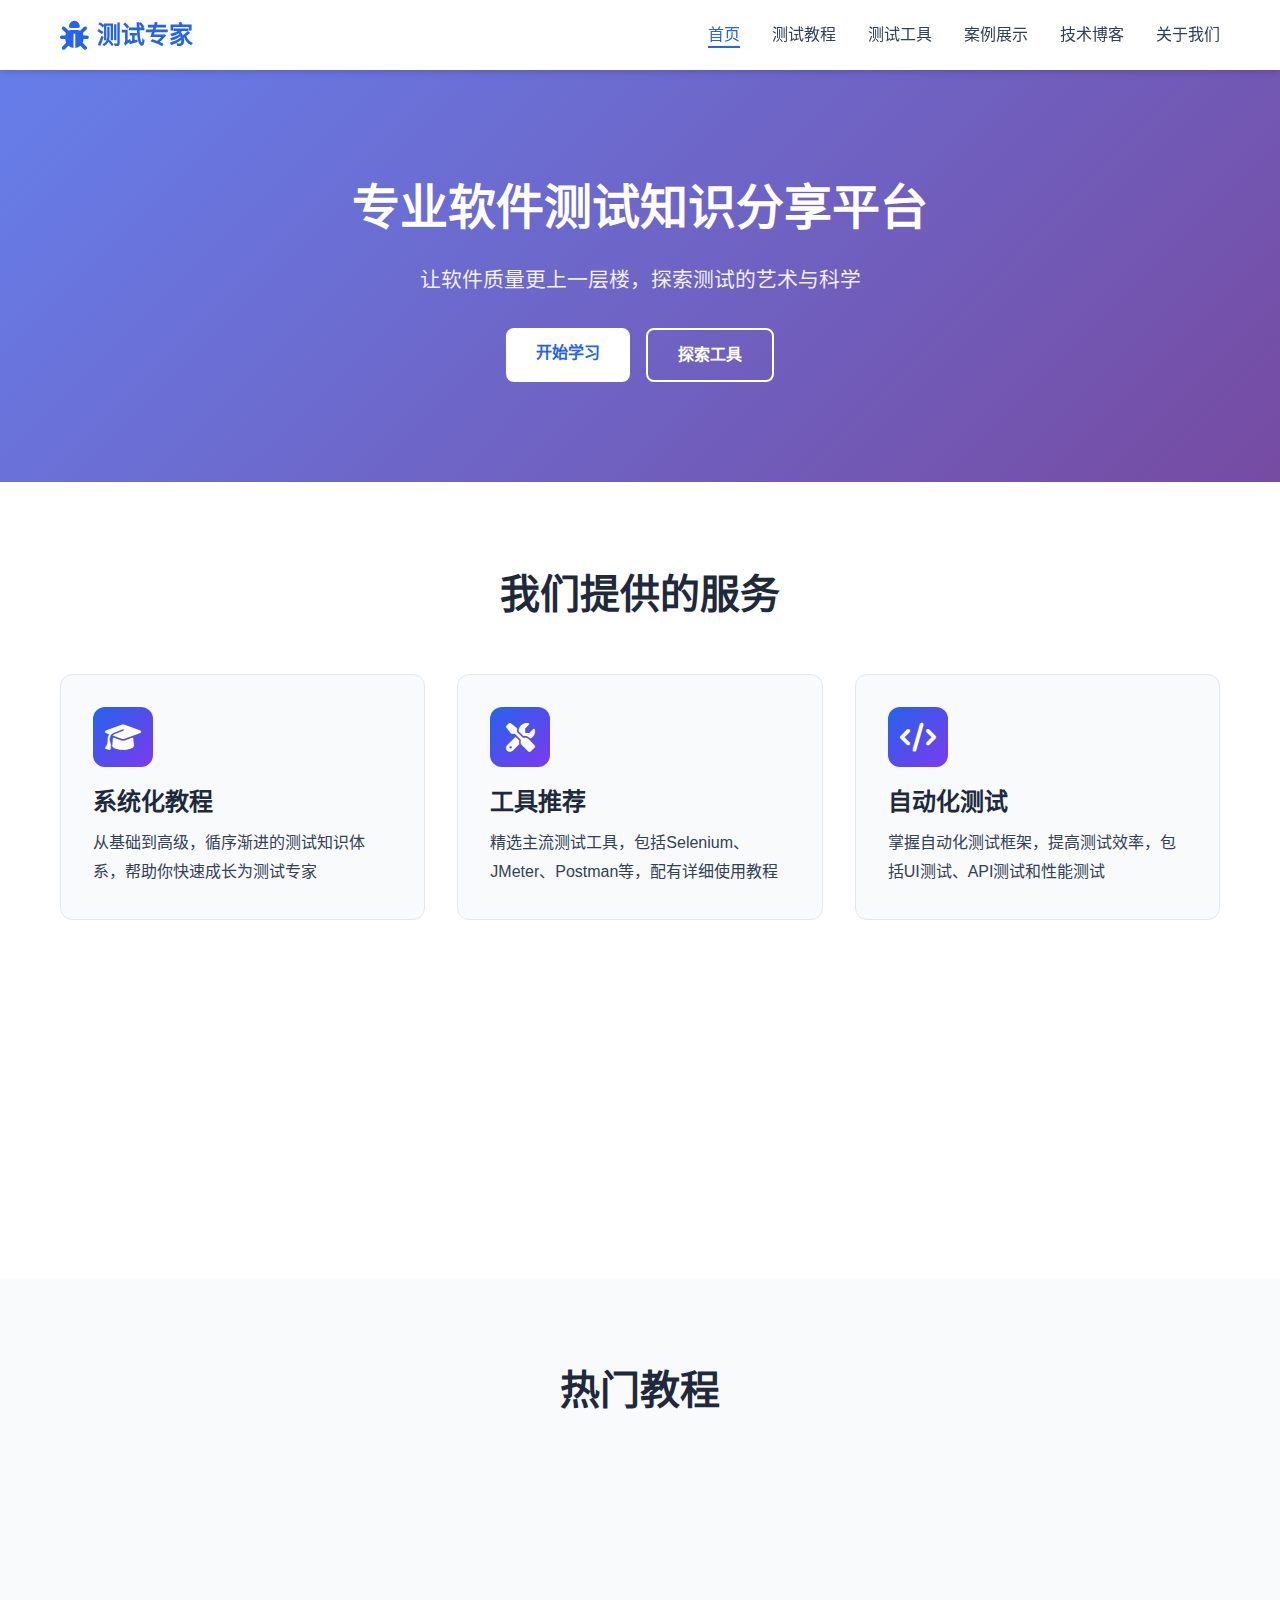
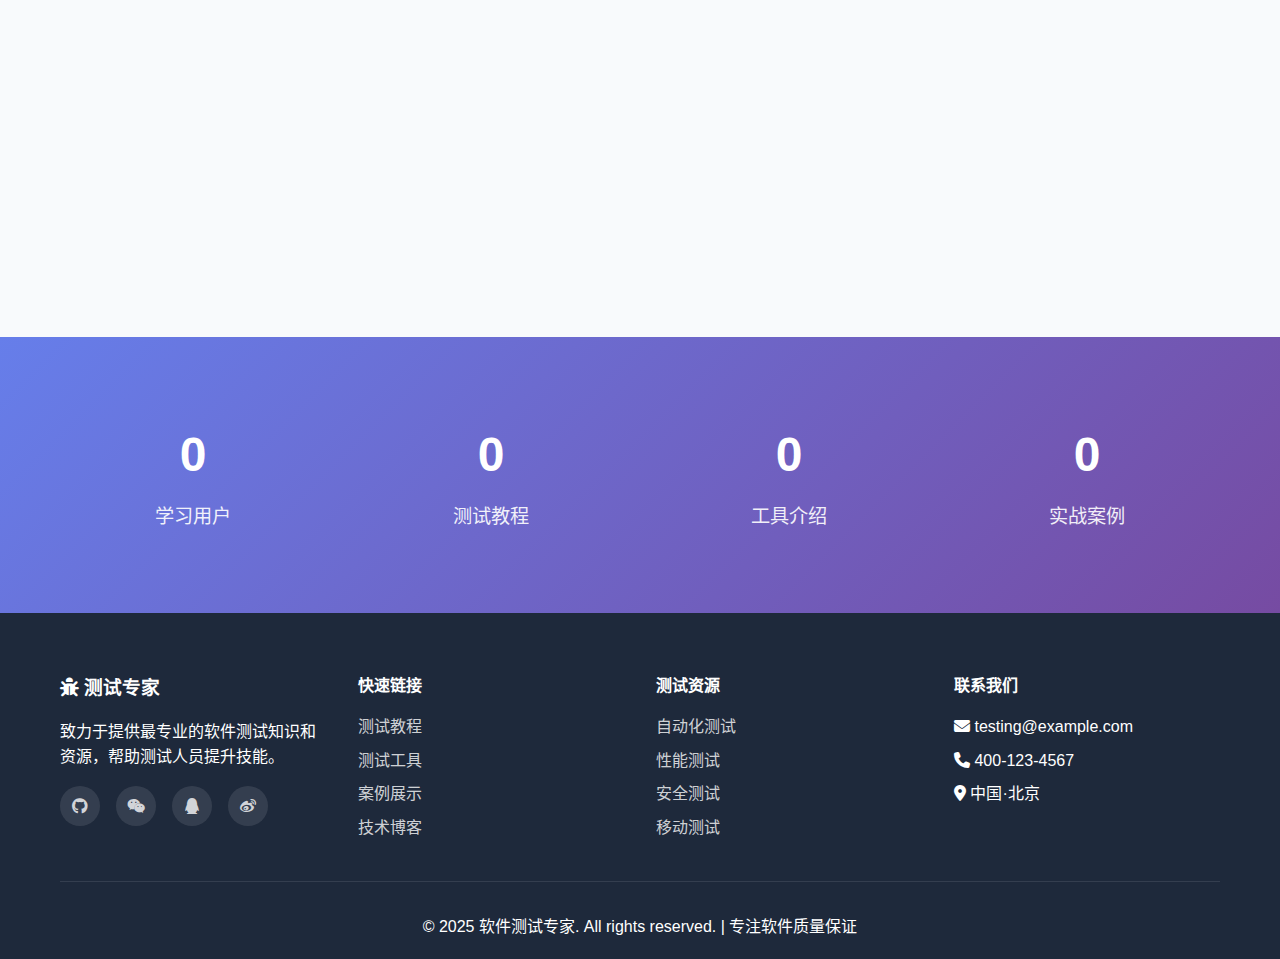
<file: index.html>
<!DOCTYPE html>
<html lang="zh-CN">
<head>
    <meta charset="UTF-8">
    <meta name="viewport" content="width=device-width, initial-scale=1.0">
    <meta name="description" content="专业的软件测试知识分享平台，提供测试教程、工具介绍和最佳实践">
    <meta name="keywords" content="软件测试,自动化测试,测试工具,QA,质量保证">
    <title>软件测试专家 - 专业测试知识分享平台</title>
    <link rel="stylesheet" href="css/style.css">
    <link rel="stylesheet" href="https://cdnjs.cloudflare.com/ajax/libs/font-awesome/6.4.0/css/all.min.css">
</head>
<body>
    <!-- 导航栏 -->
    <nav class="navbar">
        <div class="container">
            <div class="nav-wrapper">
                <div class="logo">
                    <i class="fas fa-bug"></i>
                    <span>测试专家</span>
                </div>
                <ul class="nav-menu" id="navMenu">
                    <li><a href="index.html" class="active">首页</a></li>
                    <li><a href="tutorials.html">测试教程</a></li>
                    <li><a href="tools.html">测试工具</a></li>
                    <li><a href="cases.html">案例展示</a></li>
                    <li><a href="blog.html">技术博客</a></li>
                    <li><a href="about.html">关于我们</a></li>
                </ul>
                <div class="hamburger" id="hamburger">
                    <span></span>
                    <span></span>
                    <span></span>
                </div>
            </div>
        </div>
    </nav>

    <!-- 英雄区域 -->
    <section class="hero">
        <div class="container">
            <div class="hero-content">
                <h1 class="hero-title">专业软件测试知识分享平台</h1>
                <p class="hero-subtitle">让软件质量更上一层楼，探索测试的艺术与科学</p>
                <div class="hero-buttons">
                    <a href="tutorials.html" class="btn btn-primary">开始学习</a>
                    <a href="tools.html" class="btn btn-secondary">探索工具</a>
                </div>
            </div>
        </div>
    </section>

    <!-- 特色服务 -->
    <section class="features">
        <div class="container">
            <h2 class="section-title">我们提供的服务</h2>
            <div class="features-grid">
                <div class="feature-card">
                    <div class="feature-icon">
                        <i class="fas fa-graduation-cap"></i>
                    </div>
                    <h3>系统化教程</h3>
                    <p>从基础到高级，循序渐进的测试知识体系，帮助你快速成长为测试专家</p>
                </div>
                <div class="feature-card">
                    <div class="feature-icon">
                        <i class="fas fa-tools"></i>
                    </div>
                    <h3>工具推荐</h3>
                    <p>精选主流测试工具，包括Selenium、JMeter、Postman等，配有详细使用教程</p>
                </div>
                <div class="feature-card">
                    <div class="feature-icon">
                        <i class="fas fa-code"></i>
                    </div>
                    <h3>自动化测试</h3>
                    <p>掌握自动化测试框架，提高测试效率，包括UI测试、API测试和性能测试</p>
                </div>
                <div class="feature-card">
                    <div class="feature-icon">
                        <i class="fas fa-project-diagram"></i>
                    </div>
                    <h3>实战案例</h3>
                    <p>真实项目案例分析，学习最佳实践，避免常见测试陷阱</p>
                </div>
                <div class="feature-card">
                    <div class="feature-icon">
                        <i class="fas fa-chart-line"></i>
                    </div>
                    <h3>测试策略</h3>
                    <p>学习测试计划制定、测试用例设计和缺陷管理等测试管理知识</p>
                </div>
                <div class="feature-card">
                    <div class="feature-icon">
                        <i class="fas fa-users"></i>
                    </div>
                    <h3>社区交流</h3>
                    <p>加入测试社区，与同行交流经验，分享测试心得和技术见解</p>
                </div>
            </div>
        </div>
    </section>

    <!-- 热门教程 -->
    <section class="tutorials-preview">
        <div class="container">
            <h2 class="section-title">热门教程</h2>
            <div class="tutorials-grid">
                <div class="tutorial-card">
                    <div class="tutorial-image">
                        <i class="fas fa-robot"></i>
                    </div>
                    <div class="tutorial-content">
                        <h3>自动化测试入门</h3>
                        <p>学习自动化测试的基本概念、工具选择和框架搭建</p>
                        <a href="tutorials.html#automation" class="tutorial-link">查看详情 <i class="fas fa-arrow-right"></i></a>
                    </div>
                </div>
                <div class="tutorial-card">
                    <div class="tutorial-image">
                        <i class="fas fa-network-wired"></i>
                    </div>
                    <div class="tutorial-content">
                        <h3>API测试实战</h3>
                        <p>掌握RESTful API测试技巧，使用Postman和Python进行接口测试</p>
                        <a href="tutorials.html#api" class="tutorial-link">查看详情 <i class="fas fa-arrow-right"></i></a>
                    </div>
                </div>
                <div class="tutorial-card">
                    <div class="tutorial-image">
                        <i class="fas fa-tachometer-alt"></i>
                    </div>
                    <div class="tutorial-content">
                        <h3>性能测试指南</h3>
                        <p>学习使用JMeter进行压力测试和性能分析</p>
                        <a href="tutorials.html#performance" class="tutorial-link">查看详情 <i class="fas fa-arrow-right"></i></a>
                    </div>
                </div>
            </div>
        </div>
    </section>

    <!-- 统计数据 -->
    <section class="stats">
        <div class="container">
            <div class="stats-grid">
                <div class="stat-item">
                    <div class="stat-number" data-target="1000">0</div>
                    <div class="stat-label">学习用户</div>
                </div>
                <div class="stat-item">
                    <div class="stat-number" data-target="50">0</div>
                    <div class="stat-label">测试教程</div>
                </div>
                <div class="stat-item">
                    <div class="stat-number" data-target="20">0</div>
                    <div class="stat-label">工具介绍</div>
                </div>
                <div class="stat-item">
                    <div class="stat-number" data-target="100">0</div>
                    <div class="stat-label">实战案例</div>
                </div>
            </div>
        </div>
    </section>

    <!-- 页脚 -->
    <footer class="footer">
        <div class="container">
            <div class="footer-content">
                <div class="footer-section">
                    <h3><i class="fas fa-bug"></i> 测试专家</h3>
                    <p>致力于提供最专业的软件测试知识和资源，帮助测试人员提升技能。</p>
                    <div class="social-links">
                        <a href="#"><i class="fab fa-github"></i></a>
                        <a href="#"><i class="fab fa-weixin"></i></a>
                        <a href="#"><i class="fab fa-qq"></i></a>
                        <a href="#"><i class="fab fa-weibo"></i></a>
                    </div>
                </div>
                <div class="footer-section">
                    <h4>快速链接</h4>
                    <ul>
                        <li><a href="tutorials.html">测试教程</a></li>
                        <li><a href="tools.html">测试工具</a></li>
                        <li><a href="cases.html">案例展示</a></li>
                        <li><a href="blog.html">技术博客</a></li>
                    </ul>
                </div>
                <div class="footer-section">
                    <h4>测试资源</h4>
                    <ul>
                        <li><a href="#">自动化测试</a></li>
                        <li><a href="#">性能测试</a></li>
                        <li><a href="#">安全测试</a></li>
                        <li><a href="#">移动测试</a></li>
                    </ul>
                </div>
                <div class="footer-section">
                    <h4>联系我们</h4>
                    <ul>
                        <li><i class="fas fa-envelope"></i> testing@example.com</li>
                        <li><i class="fas fa-phone"></i> 400-123-4567</li>
                        <li><i class="fas fa-map-marker-alt"></i> 中国·北京</li>
                    </ul>
                </div>
            </div>
            <div class="footer-bottom">
                <p>&copy; 2025 软件测试专家. All rights reserved. | 专注软件质量保证</p>
            </div>
        </div>
    </footer>

    <script src="js/main.js"></script>
</body>
</html>
</file>
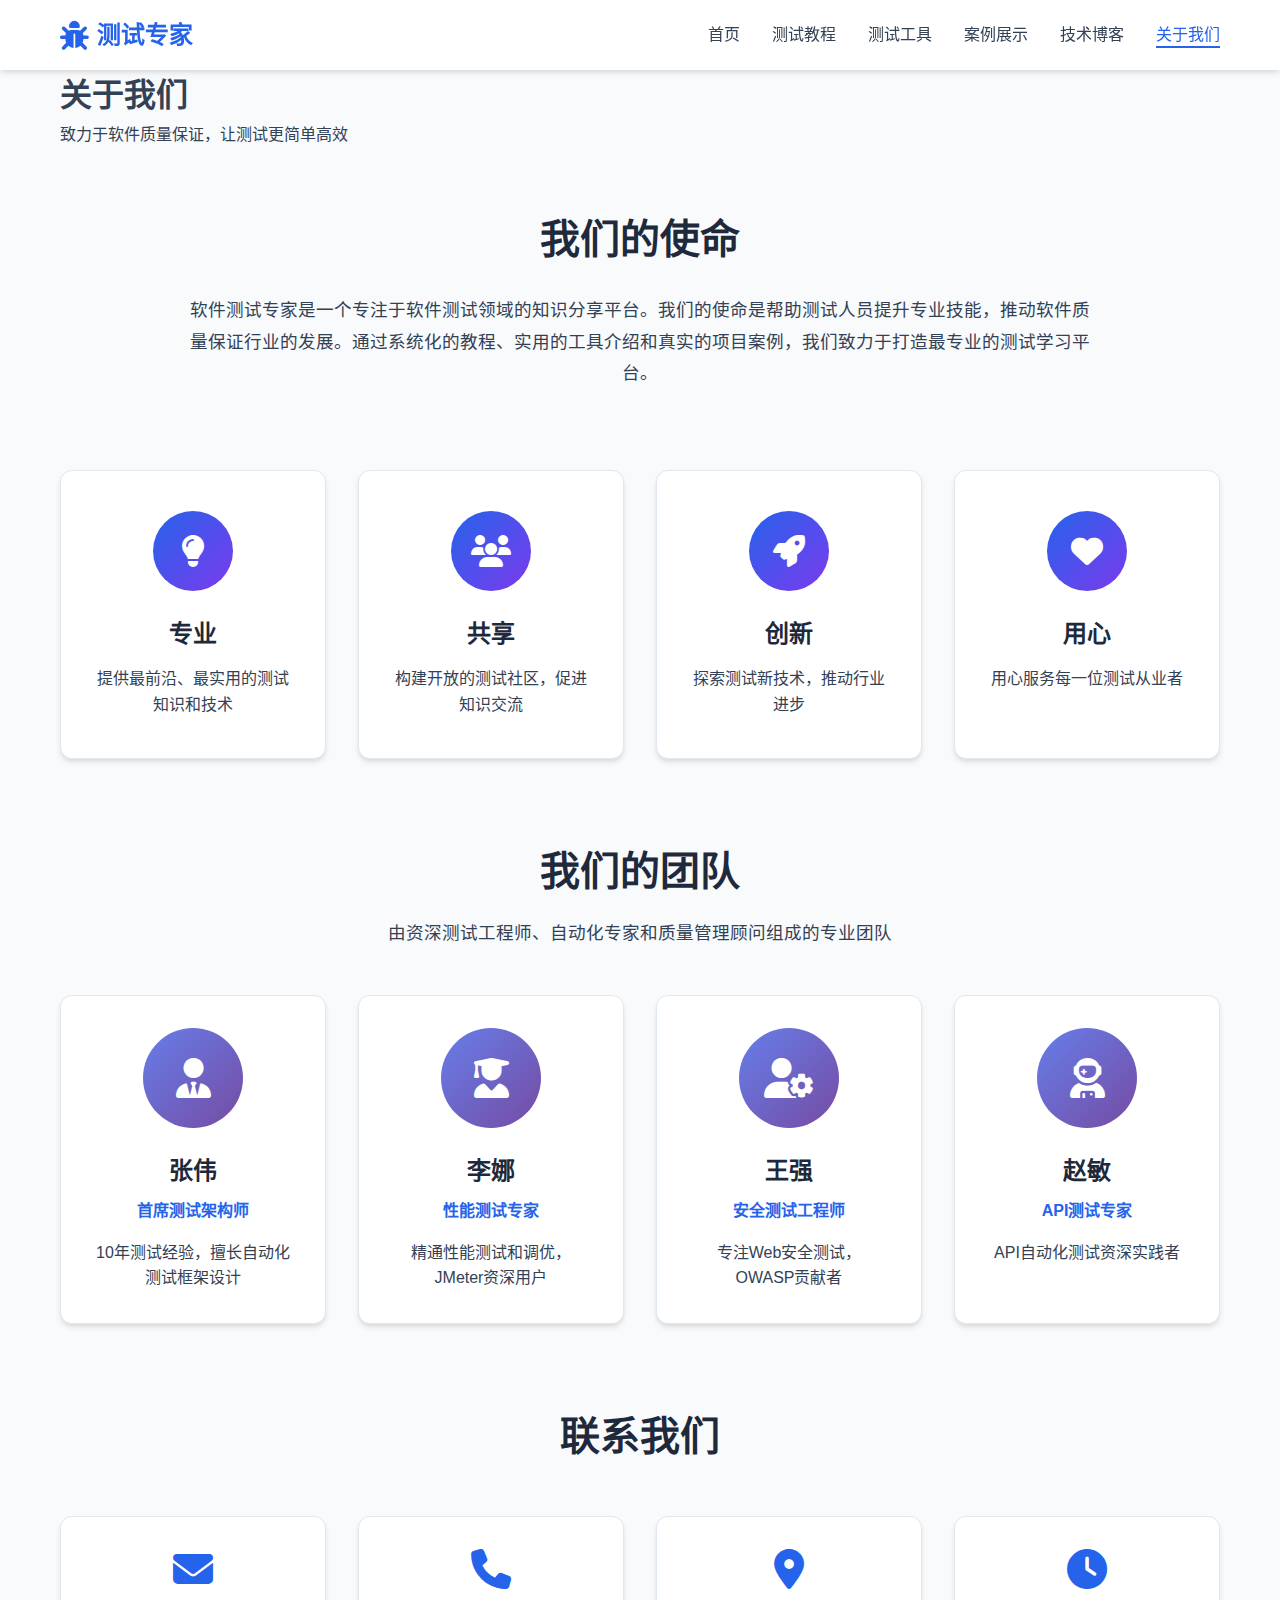
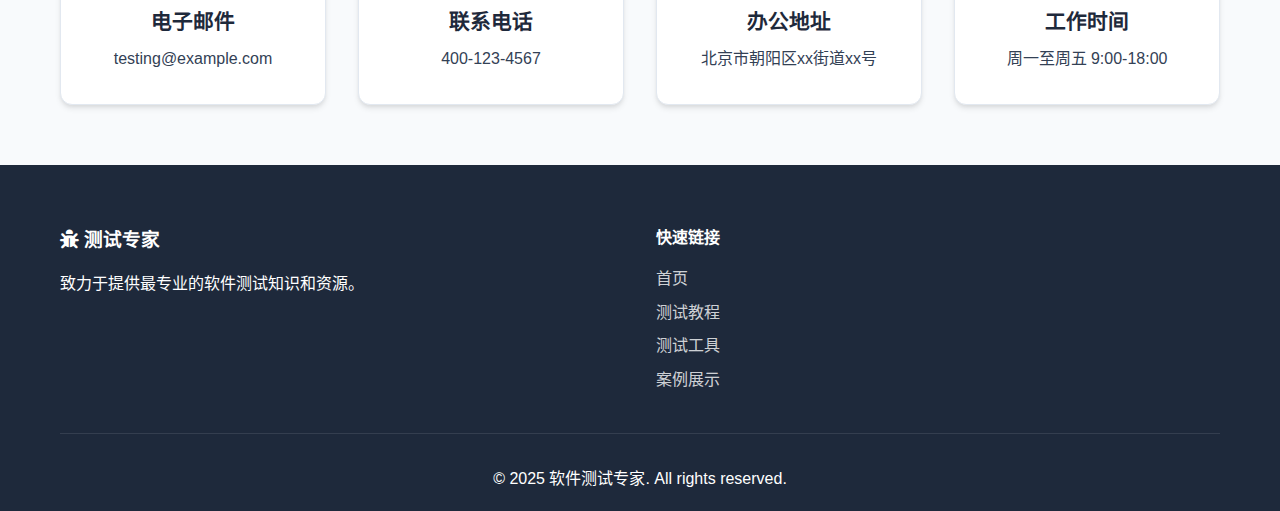
<file: about.html>
<!DOCTYPE html>
<html lang="zh-CN">
<head>
    <meta charset="UTF-8">
    <meta name="viewport" content="width=device-width, initial-scale=1.0">
    <title>关于我们 - 软件测试专家</title>
    <link rel="stylesheet" href="css/style.css">
    <link rel="stylesheet" href="css/about.css">
    <link rel="stylesheet" href="https://cdnjs.cloudflare.com/ajax/libs/font-awesome/6.4.0/css/all.min.css">
</head>
<body>
    <!-- 导航栏 -->
    <nav class="navbar">
        <div class="container">
            <div class="nav-wrapper">
                <div class="logo">
                    <i class="fas fa-bug"></i>
                    <span>测试专家</span>
                </div>
                <ul class="nav-menu" id="navMenu">
                    <li><a href="index.html">首页</a></li>
                    <li><a href="tutorials.html">测试教程</a></li>
                    <li><a href="tools.html">测试工具</a></li>
                    <li><a href="cases.html">案例展示</a></li>
                    <li><a href="blog.html">技术博客</a></li>
                    <li><a href="about.html" class="active">关于我们</a></li>
                </ul>
                <div class="hamburger" id="hamburger">
                    <span></span>
                    <span></span>
                    <span></span>
                </div>
            </div>
        </div>
    </nav>

    <!-- 页面标题 -->
    <section class="page-header">
        <div class="container">
            <h1>关于我们</h1>
            <p>致力于软件质量保证，让测试更简单高效</p>
        </div>
    </section>

    <!-- 关于内容 -->
    <section class="about-section">
        <div class="container">
            <div class="about-intro">
                <h2>我们的使命</h2>
                <p>软件测试专家是一个专注于软件测试领域的知识分享平台。我们的使命是帮助测试人员提升专业技能，推动软件质量保证行业的发展。通过系统化的教程、实用的工具介绍和真实的项目案例，我们致力于打造最专业的测试学习平台。</p>
            </div>

            <div class="values-grid">
                <div class="value-card">
                    <div class="value-icon">
                        <i class="fas fa-lightbulb"></i>
                    </div>
                    <h3>专业</h3>
                    <p>提供最前沿、最实用的测试知识和技术</p>
                </div>
                <div class="value-card">
                    <div class="value-icon">
                        <i class="fas fa-users"></i>
                    </div>
                    <h3>共享</h3>
                    <p>构建开放的测试社区，促进知识交流</p>
                </div>
                <div class="value-card">
                    <div class="value-icon">
                        <i class="fas fa-rocket"></i>
                    </div>
                    <h3>创新</h3>
                    <p>探索测试新技术，推动行业进步</p>
                </div>
                <div class="value-card">
                    <div class="value-icon">
                        <i class="fas fa-heart"></i>
                    </div>
                    <h3>用心</h3>
                    <p>用心服务每一位测试从业者</p>
                </div>
            </div>

            <div class="team-section">
                <h2>我们的团队</h2>
                <p class="team-intro">由资深测试工程师、自动化专家和质量管理顾问组成的专业团队</p>
                <div class="team-grid">
                    <div class="team-member">
                        <div class="member-avatar">
                            <i class="fas fa-user-tie"></i>
                        </div>
                        <h3>张伟</h3>
                        <p class="member-role">首席测试架构师</p>
                        <p class="member-desc">10年测试经验，擅长自动化测试框架设计</p>
                    </div>
                    <div class="team-member">
                        <div class="member-avatar">
                            <i class="fas fa-user-graduate"></i>
                        </div>
                        <h3>李娜</h3>
                        <p class="member-role">性能测试专家</p>
                        <p class="member-desc">精通性能测试和调优，JMeter资深用户</p>
                    </div>
                    <div class="team-member">
                        <div class="member-avatar">
                            <i class="fas fa-user-cog"></i>
                        </div>
                        <h3>王强</h3>
                        <p class="member-role">安全测试工程师</p>
                        <p class="member-desc">专注Web安全测试，OWASP贡献者</p>
                    </div>
                    <div class="team-member">
                        <div class="member-avatar">
                            <i class="fas fa-user-astronaut"></i>
                        </div>
                        <h3>赵敏</h3>
                        <p class="member-role">API测试专家</p>
                        <p class="member-desc">API自动化测试资深实践者</p>
                    </div>
                </div>
            </div>

            <div class="contact-section">
                <h2>联系我们</h2>
                <div class="contact-grid">
                    <div class="contact-card">
                        <i class="fas fa-envelope"></i>
                        <h4>电子邮件</h4>
                        <p>testing@example.com</p>
                    </div>
                    <div class="contact-card">
                        <i class="fas fa-phone"></i>
                        <h4>联系电话</h4>
                        <p>400-123-4567</p>
                    </div>
                    <div class="contact-card">
                        <i class="fas fa-map-marker-alt"></i>
                        <h4>办公地址</h4>
                        <p>北京市朝阳区xx街道xx号</p>
                    </div>
                    <div class="contact-card">
                        <i class="fas fa-clock"></i>
                        <h4>工作时间</h4>
                        <p>周一至周五 9:00-18:00</p>
                    </div>
                </div>
            </div>
        </div>
    </section>

    <!-- 页脚 -->
    <footer class="footer">
        <div class="container">
            <div class="footer-content">
                <div class="footer-section">
                    <h3><i class="fas fa-bug"></i> 测试专家</h3>
                    <p>致力于提供最专业的软件测试知识和资源。</p>
                </div>
                <div class="footer-section">
                    <h4>快速链接</h4>
                    <ul>
                        <li><a href="index.html">首页</a></li>
                        <li><a href="tutorials.html">测试教程</a></li>
                        <li><a href="tools.html">测试工具</a></li>
                        <li><a href="cases.html">案例展示</a></li>
                    </ul>
                </div>
            </div>
            <div class="footer-bottom">
                <p>&copy; 2025 软件测试专家. All rights reserved.</p>
            </div>
        </div>
    </footer>

    <script src="js/main.js"></script>
</body>
</html>
</file>
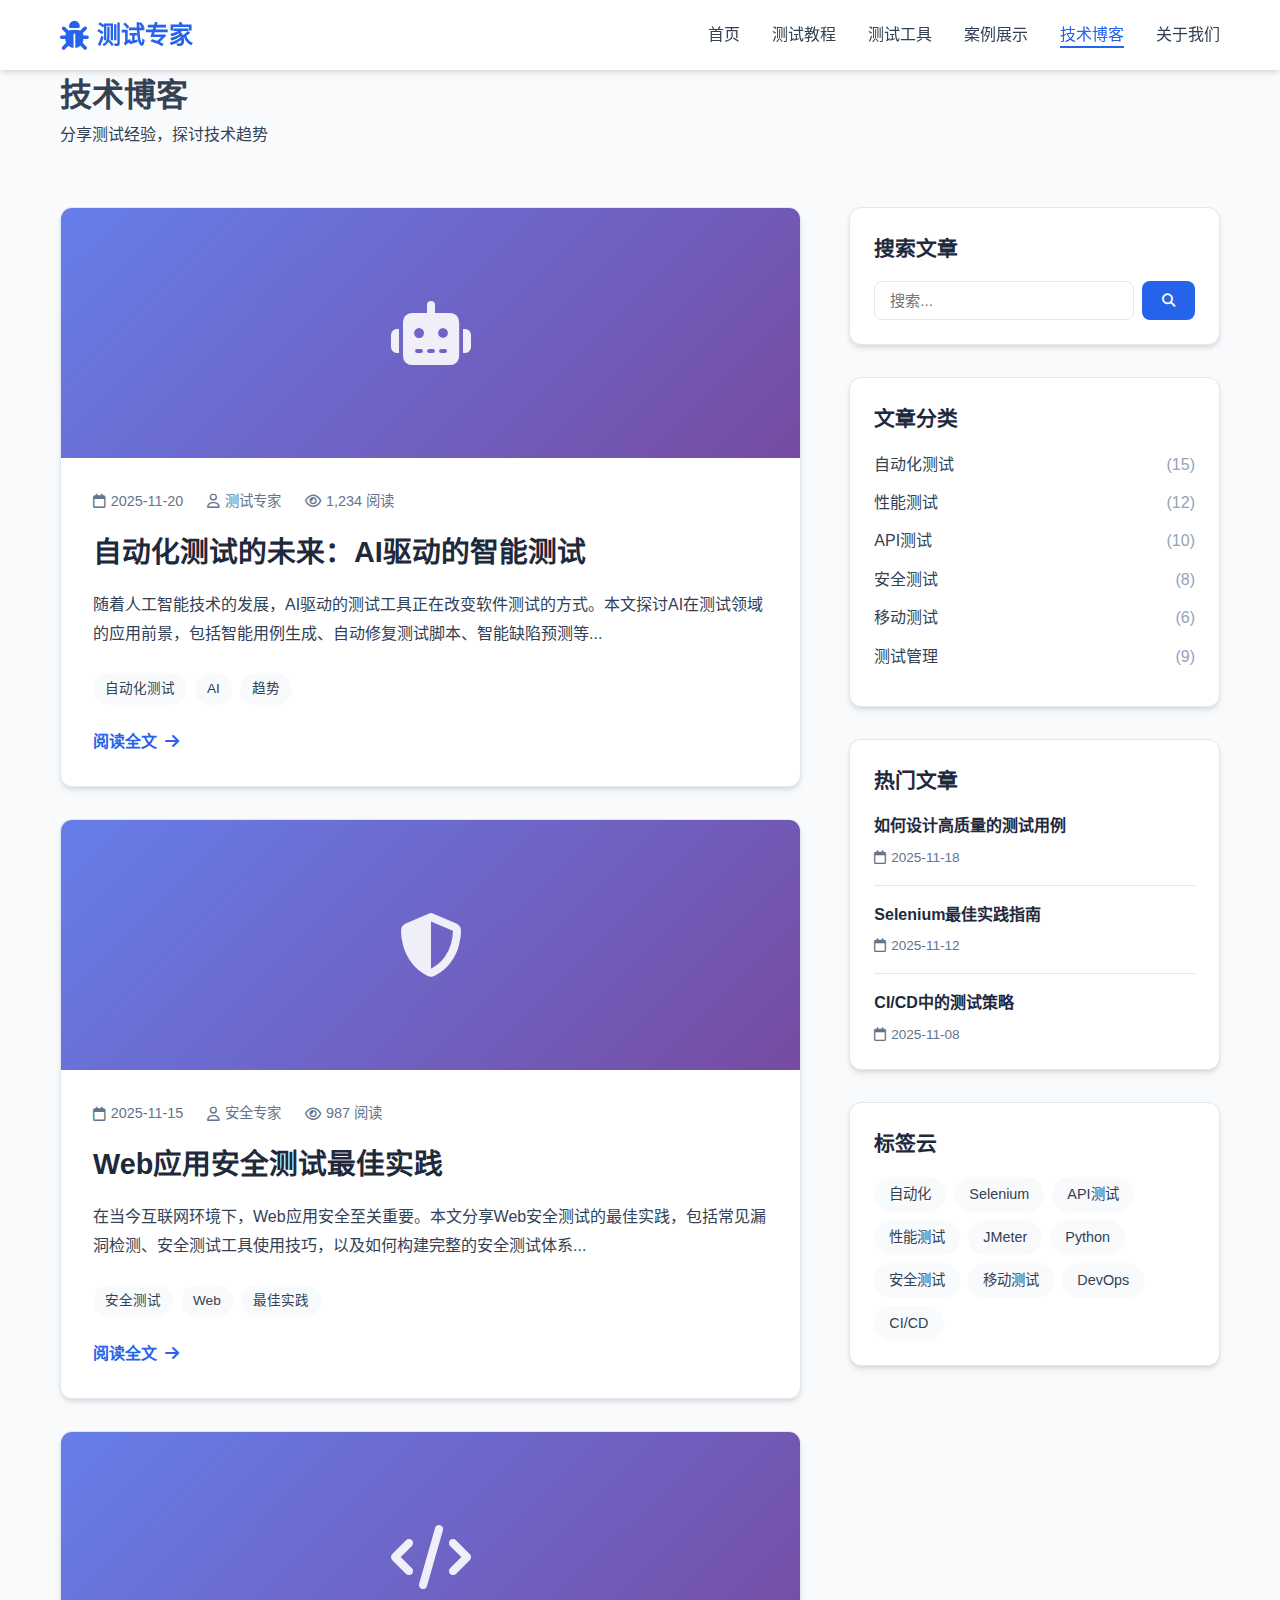
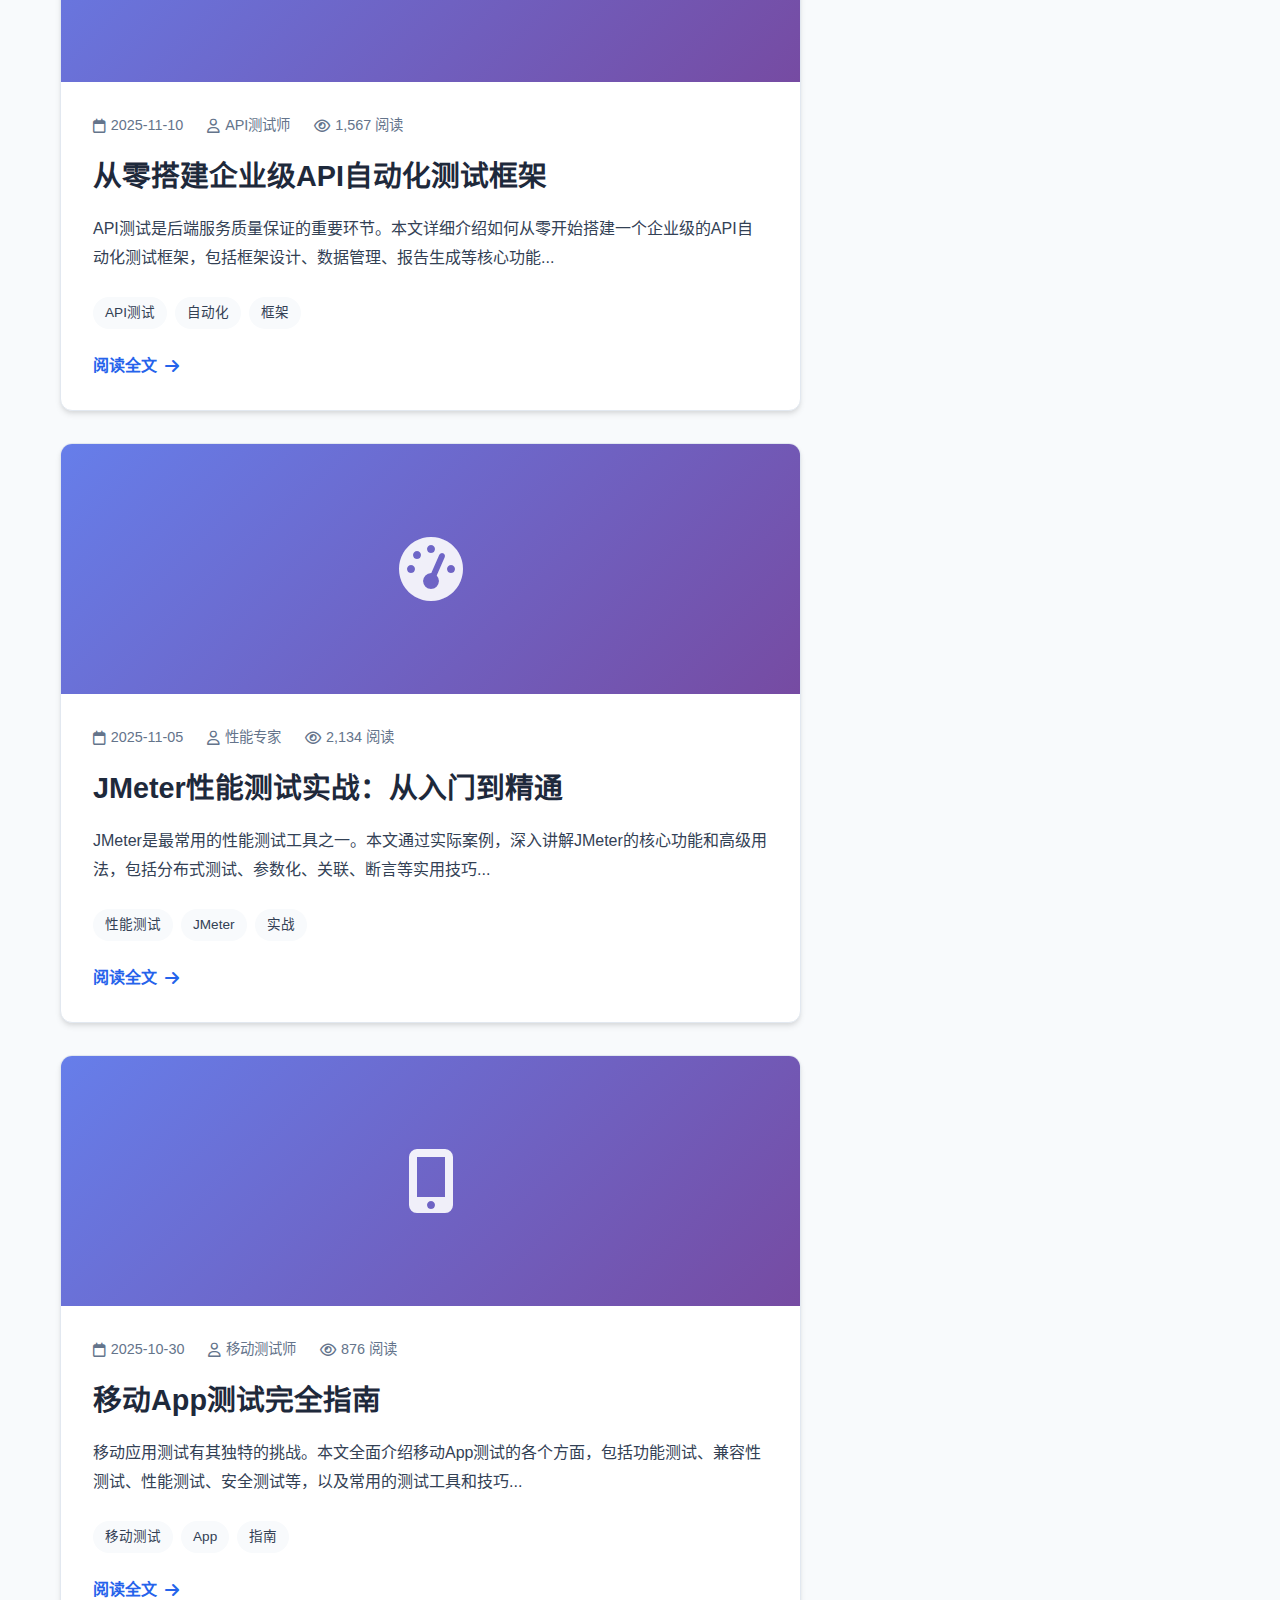
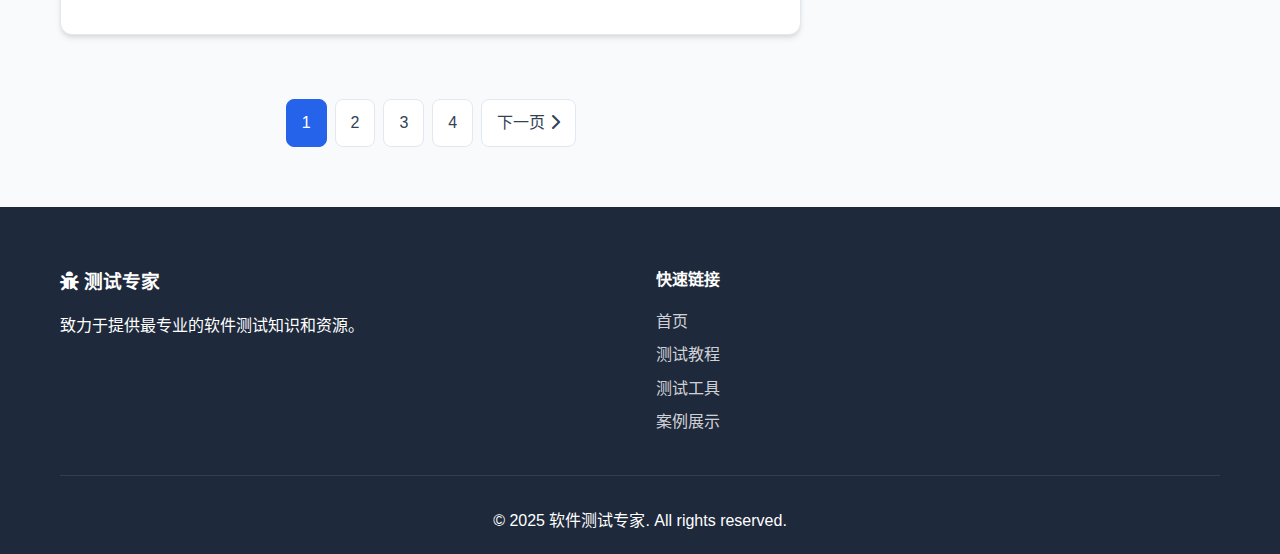
<file: blog.html>
<!DOCTYPE html>
<html lang="zh-CN">
<head>
    <meta charset="UTF-8">
    <meta name="viewport" content="width=device-width, initial-scale=1.0">
    <title>技术博客 - 软件测试专家</title>
    <link rel="stylesheet" href="css/style.css">
    <link rel="stylesheet" href="css/blog.css">
    <link rel="stylesheet" href="https://cdnjs.cloudflare.com/ajax/libs/font-awesome/6.4.0/css/all.min.css">
</head>
<body>
    <!-- 导航栏 -->
    <nav class="navbar">
        <div class="container">
            <div class="nav-wrapper">
                <div class="logo">
                    <i class="fas fa-bug"></i>
                    <span>测试专家</span>
                </div>
                <ul class="nav-menu" id="navMenu">
                    <li><a href="index.html">首页</a></li>
                    <li><a href="tutorials.html">测试教程</a></li>
                    <li><a href="tools.html">测试工具</a></li>
                    <li><a href="cases.html">案例展示</a></li>
                    <li><a href="blog.html" class="active">技术博客</a></li>
                    <li><a href="about.html">关于我们</a></li>
                </ul>
                <div class="hamburger" id="hamburger">
                    <span></span>
                    <span></span>
                    <span></span>
                </div>
            </div>
        </div>
    </nav>

    <!-- 页面标题 -->
    <section class="page-header">
        <div class="container">
            <h1>技术博客</h1>
            <p>分享测试经验，探讨技术趋势</p>
        </div>
    </section>

    <!-- 博客列表 -->
    <section class="blog-section">
        <div class="container">
            <div class="blog-layout">
                <div class="blog-main">
                    <!-- 博客文章 -->
                    <article class="blog-post">
                        <div class="post-image">
                            <i class="fas fa-robot"></i>
                        </div>
                        <div class="post-content">
                            <div class="post-meta">
                                <span><i class="far fa-calendar"></i> 2025-11-20</span>
                                <span><i class="far fa-user"></i> 测试专家</span>
                                <span><i class="far fa-eye"></i> 1,234 阅读</span>
                            </div>
                            <h2><a href="#">自动化测试的未来：AI驱动的智能测试</a></h2>
                            <p>随着人工智能技术的发展，AI驱动的测试工具正在改变软件测试的方式。本文探讨AI在测试领域的应用前景，包括智能用例生成、自动修复测试脚本、智能缺陷预测等...</p>
                            <div class="post-tags">
                                <span class="tag">自动化测试</span>
                                <span class="tag">AI</span>
                                <span class="tag">趋势</span>
                            </div>
                            <a href="#" class="read-more">阅读全文 <i class="fas fa-arrow-right"></i></a>
                        </div>
                    </article>

                    <article class="blog-post">
                        <div class="post-image">
                            <i class="fas fa-shield-alt"></i>
                        </div>
                        <div class="post-content">
                            <div class="post-meta">
                                <span><i class="far fa-calendar"></i> 2025-11-15</span>
                                <span><i class="far fa-user"></i> 安全专家</span>
                                <span><i class="far fa-eye"></i> 987 阅读</span>
                            </div>
                            <h2><a href="#">Web应用安全测试最佳实践</a></h2>
                            <p>在当今互联网环境下，Web应用安全至关重要。本文分享Web安全测试的最佳实践，包括常见漏洞检测、安全测试工具使用技巧，以及如何构建完整的安全测试体系...</p>
                            <div class="post-tags">
                                <span class="tag">安全测试</span>
                                <span class="tag">Web</span>
                                <span class="tag">最佳实践</span>
                            </div>
                            <a href="#" class="read-more">阅读全文 <i class="fas fa-arrow-right"></i></a>
                        </div>
                    </article>

                    <article class="blog-post">
                        <div class="post-image">
                            <i class="fas fa-code"></i>
                        </div>
                        <div class="post-content">
                            <div class="post-meta">
                                <span><i class="far fa-calendar"></i> 2025-11-10</span>
                                <span><i class="far fa-user"></i> API测试师</span>
                                <span><i class="far fa-eye"></i> 1,567 阅读</span>
                            </div>
                            <h2><a href="#">从零搭建企业级API自动化测试框架</a></h2>
                            <p>API测试是后端服务质量保证的重要环节。本文详细介绍如何从零开始搭建一个企业级的API自动化测试框架，包括框架设计、数据管理、报告生成等核心功能...</p>
                            <div class="post-tags">
                                <span class="tag">API测试</span>
                                <span class="tag">自动化</span>
                                <span class="tag">框架</span>
                            </div>
                            <a href="#" class="read-more">阅读全文 <i class="fas fa-arrow-right"></i></a>
                        </div>
                    </article>

                    <article class="blog-post">
                        <div class="post-image">
                            <i class="fas fa-tachometer-alt"></i>
                        </div>
                        <div class="post-content">
                            <div class="post-meta">
                                <span><i class="far fa-calendar"></i> 2025-11-05</span>
                                <span><i class="far fa-user"></i> 性能专家</span>
                                <span><i class="far fa-eye"></i> 2,134 阅读</span>
                            </div>
                            <h2><a href="#">JMeter性能测试实战：从入门到精通</a></h2>
                            <p>JMeter是最常用的性能测试工具之一。本文通过实际案例，深入讲解JMeter的核心功能和高级用法，包括分布式测试、参数化、关联、断言等实用技巧...</p>
                            <div class="post-tags">
                                <span class="tag">性能测试</span>
                                <span class="tag">JMeter</span>
                                <span class="tag">实战</span>
                            </div>
                            <a href="#" class="read-more">阅读全文 <i class="fas fa-arrow-right"></i></a>
                        </div>
                    </article>

                    <article class="blog-post">
                        <div class="post-image">
                            <i class="fas fa-mobile-alt"></i>
                        </div>
                        <div class="post-content">
                            <div class="post-meta">
                                <span><i class="far fa-calendar"></i> 2025-10-30</span>
                                <span><i class="far fa-user"></i> 移动测试师</span>
                                <span><i class="far fa-eye"></i> 876 阅读</span>
                            </div>
                            <h2><a href="#">移动App测试完全指南</a></h2>
                            <p>移动应用测试有其独特的挑战。本文全面介绍移动App测试的各个方面，包括功能测试、兼容性测试、性能测试、安全测试等，以及常用的测试工具和技巧...</p>
                            <div class="post-tags">
                                <span class="tag">移动测试</span>
                                <span class="tag">App</span>
                                <span class="tag">指南</span>
                            </div>
                            <a href="#" class="read-more">阅读全文 <i class="fas fa-arrow-right"></i></a>
                        </div>
                    </article>

                    <!-- 分页 -->
                    <div class="pagination">
                        <a href="#" class="page-link active">1</a>
                        <a href="#" class="page-link">2</a>
                        <a href="#" class="page-link">3</a>
                        <a href="#" class="page-link">4</a>
                        <a href="#" class="page-link">下一页 <i class="fas fa-chevron-right"></i></a>
                    </div>
                </div>

                <!-- 侧边栏 -->
                <aside class="blog-sidebar">
                    <!-- 搜索 -->
                    <div class="sidebar-widget">
                        <h3>搜索文章</h3>
                        <div class="search-box">
                            <input type="text" placeholder="搜索...">
                            <button><i class="fas fa-search"></i></button>
                        </div>
                    </div>

                    <!-- 分类 -->
                    <div class="sidebar-widget">
                        <h3>文章分类</h3>
                        <ul class="category-list">
                            <li><a href="#">自动化测试 <span>(15)</span></a></li>
                            <li><a href="#">性能测试 <span>(12)</span></a></li>
                            <li><a href="#">API测试 <span>(10)</span></a></li>
                            <li><a href="#">安全测试 <span>(8)</span></a></li>
                            <li><a href="#">移动测试 <span>(6)</span></a></li>
                            <li><a href="#">测试管理 <span>(9)</span></a></li>
                        </ul>
                    </div>

                    <!-- 热门文章 -->
                    <div class="sidebar-widget">
                        <h3>热门文章</h3>
                        <ul class="popular-posts">
                            <li>
                                <a href="#">
                                    <h4>如何设计高质量的测试用例</h4>
                                    <span class="post-date"><i class="far fa-calendar"></i> 2025-11-18</span>
                                </a>
                            </li>
                            <li>
                                <a href="#">
                                    <h4>Selenium最佳实践指南</h4>
                                    <span class="post-date"><i class="far fa-calendar"></i> 2025-11-12</span>
                                </a>
                            </li>
                            <li>
                                <a href="#">
                                    <h4>CI/CD中的测试策略</h4>
                                    <span class="post-date"><i class="far fa-calendar"></i> 2025-11-08</span>
                                </a>
                            </li>
                        </ul>
                    </div>

                    <!-- 标签云 -->
                    <div class="sidebar-widget">
                        <h3>标签云</h3>
                        <div class="tag-cloud">
                            <a href="#">自动化</a>
                            <a href="#">Selenium</a>
                            <a href="#">API测试</a>
                            <a href="#">性能测试</a>
                            <a href="#">JMeter</a>
                            <a href="#">Python</a>
                            <a href="#">安全测试</a>
                            <a href="#">移动测试</a>
                            <a href="#">DevOps</a>
                            <a href="#">CI/CD</a>
                        </div>
                    </div>
                </aside>
            </div>
        </div>
    </section>

    <!-- 页脚 -->
    <footer class="footer">
        <div class="container">
            <div class="footer-content">
                <div class="footer-section">
                    <h3><i class="fas fa-bug"></i> 测试专家</h3>
                    <p>致力于提供最专业的软件测试知识和资源。</p>
                </div>
                <div class="footer-section">
                    <h4>快速链接</h4>
                    <ul>
                        <li><a href="index.html">首页</a></li>
                        <li><a href="tutorials.html">测试教程</a></li>
                        <li><a href="tools.html">测试工具</a></li>
                        <li><a href="cases.html">案例展示</a></li>
                    </ul>
                </div>
            </div>
            <div class="footer-bottom">
                <p>&copy; 2025 软件测试专家. All rights reserved.</p>
            </div>
        </div>
    </footer>

    <script src="js/main.js"></script>
</body>
</html>
</file>
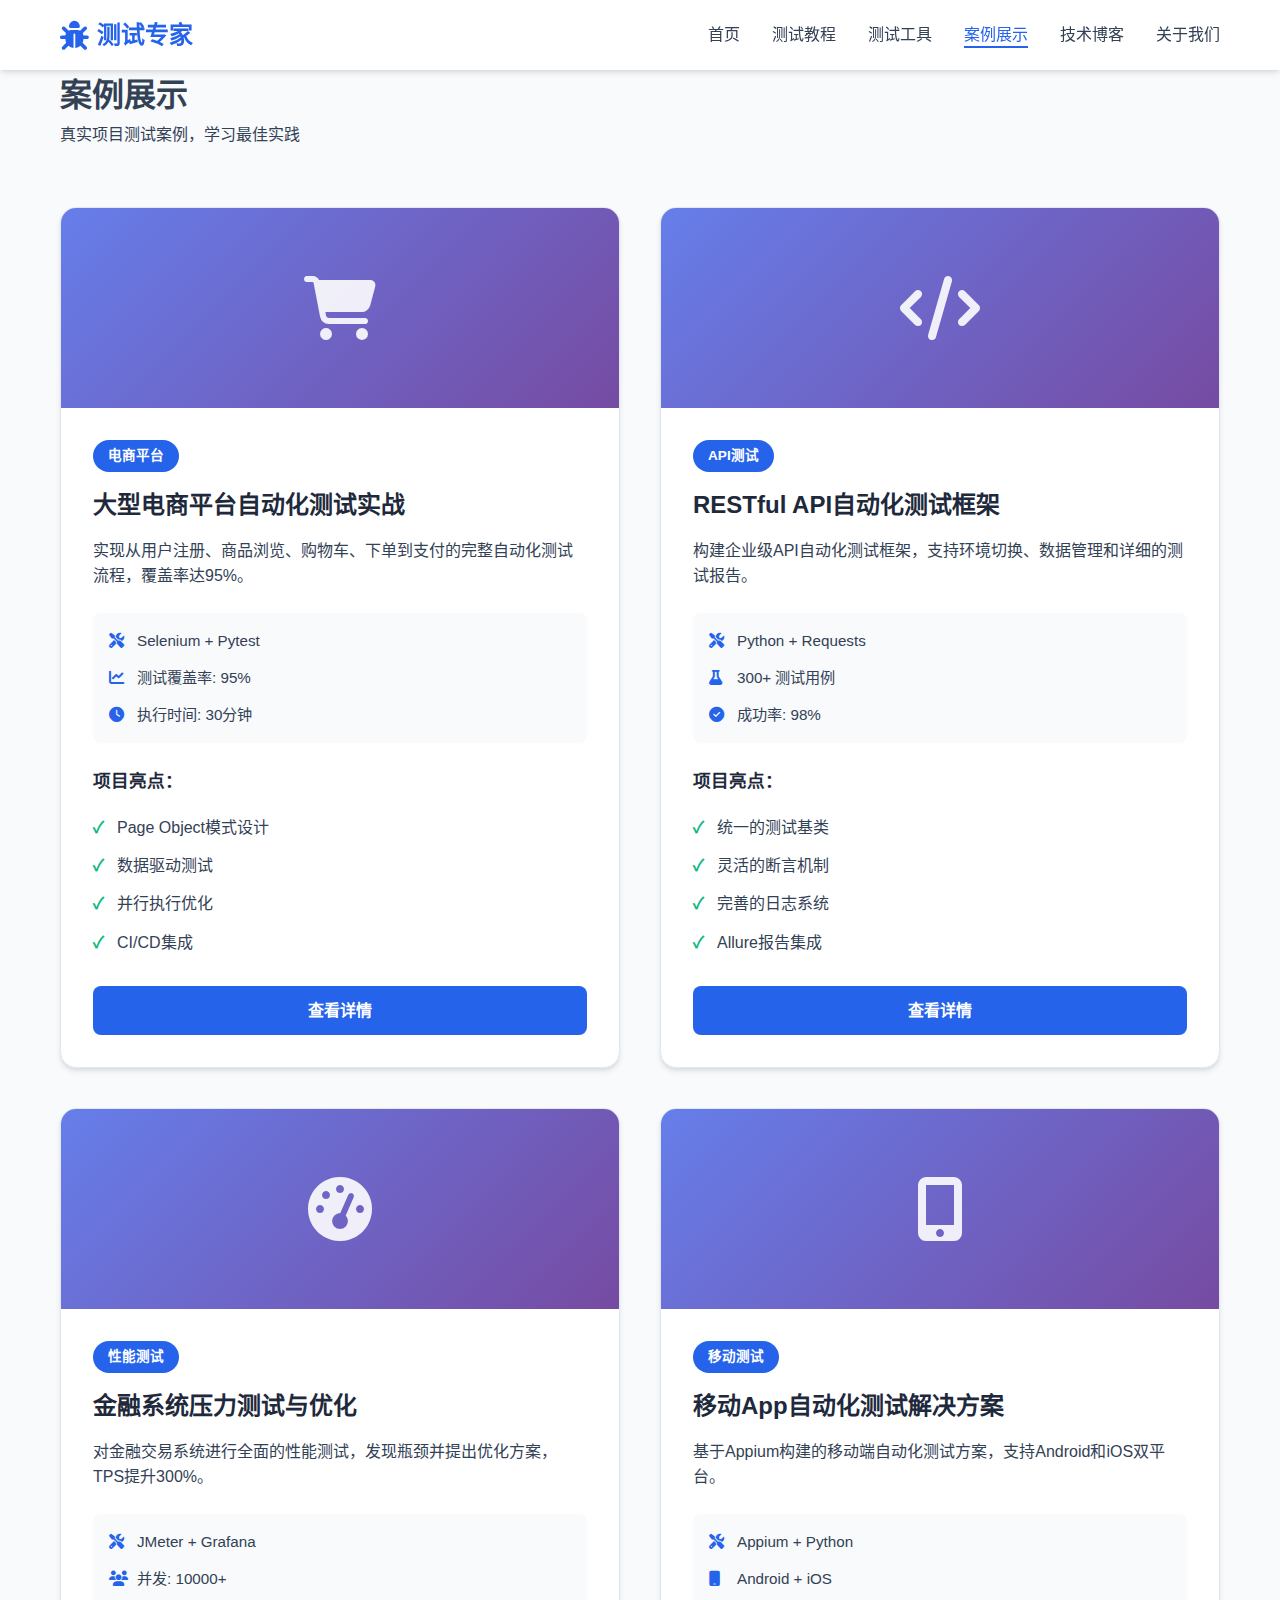
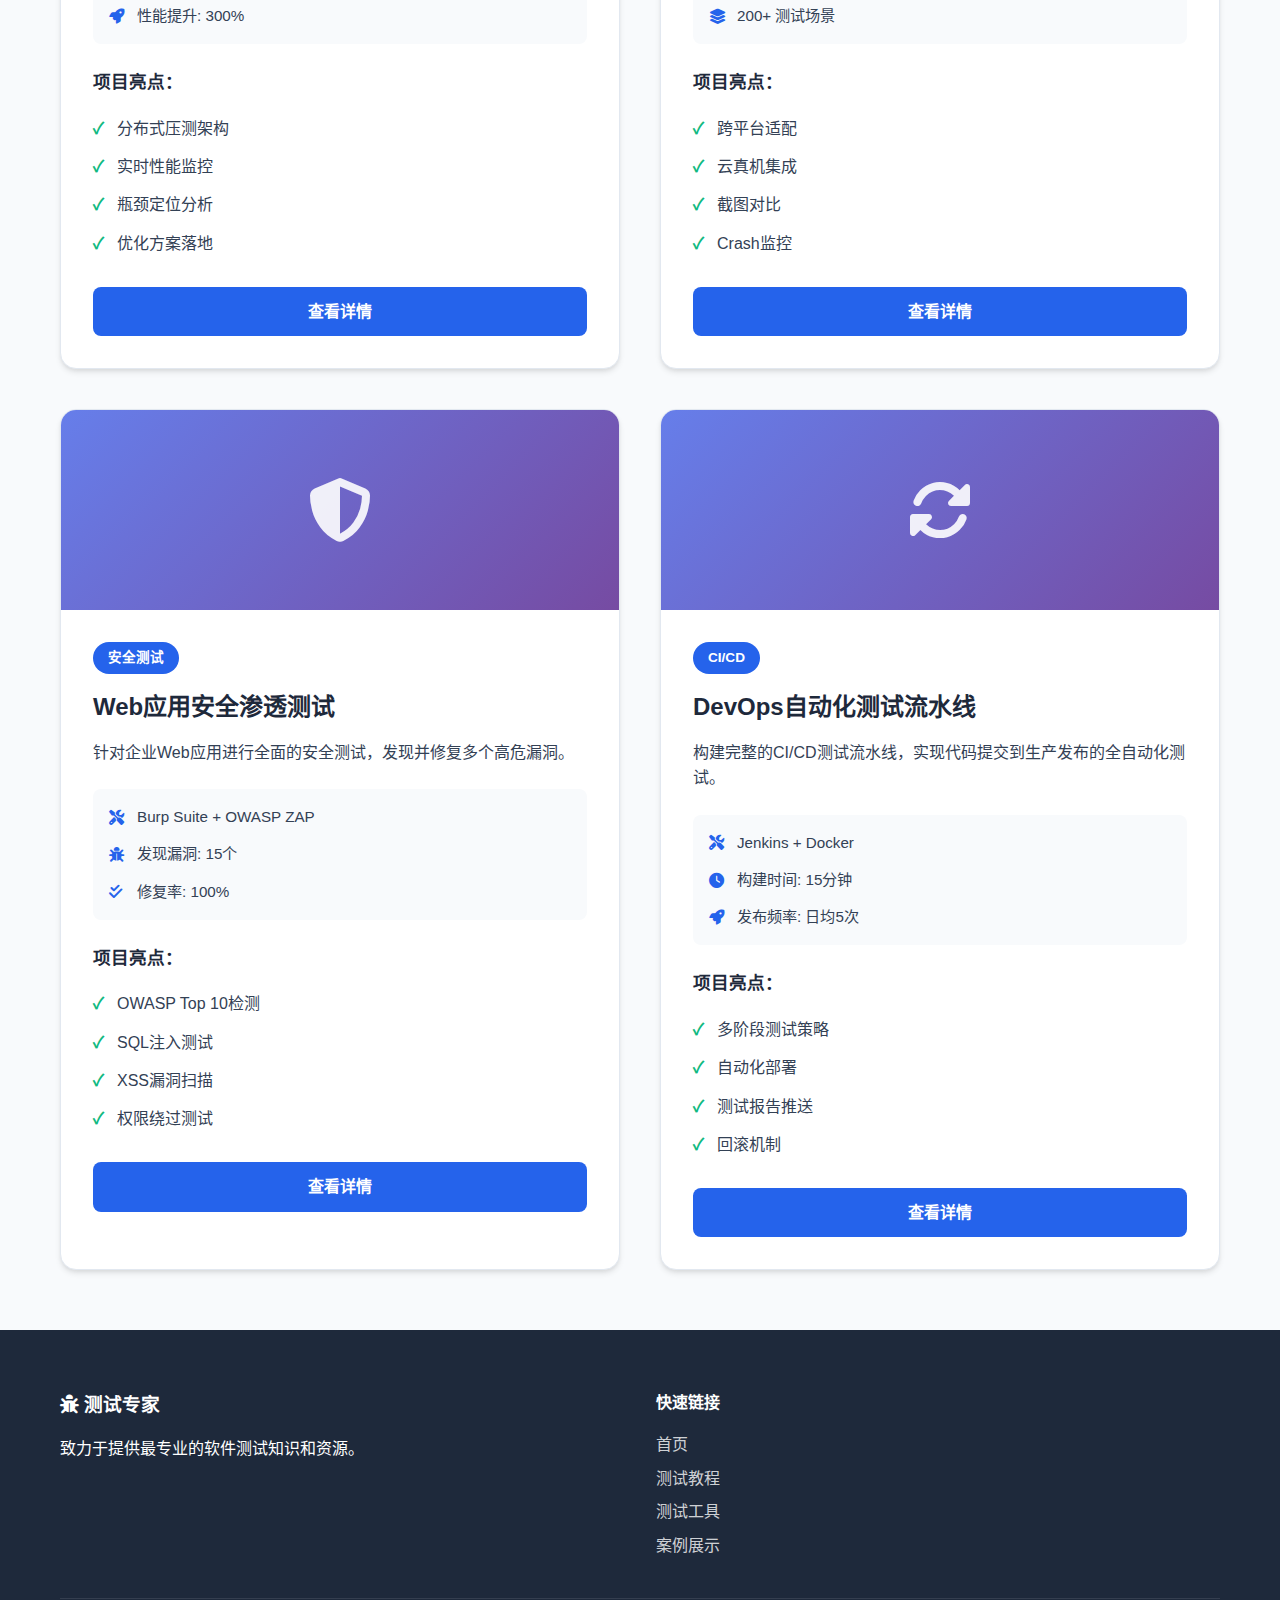
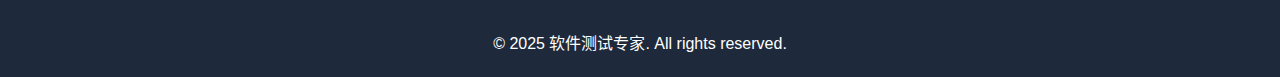
<file: cases.html>
<!DOCTYPE html>
<html lang="zh-CN">
<head>
    <meta charset="UTF-8">
    <meta name="viewport" content="width=device-width, initial-scale=1.0">
    <title>案例展示 - 软件测试专家</title>
    <link rel="stylesheet" href="css/style.css">
    <link rel="stylesheet" href="css/cases.css">
    <link rel="stylesheet" href="https://cdnjs.cloudflare.com/ajax/libs/font-awesome/6.4.0/css/all.min.css">
</head>
<body>
    <!-- 导航栏 -->
    <nav class="navbar">
        <div class="container">
            <div class="nav-wrapper">
                <div class="logo">
                    <i class="fas fa-bug"></i>
                    <span>测试专家</span>
                </div>
                <ul class="nav-menu" id="navMenu">
                    <li><a href="index.html">首页</a></li>
                    <li><a href="tutorials.html">测试教程</a></li>
                    <li><a href="tools.html">测试工具</a></li>
                    <li><a href="cases.html" class="active">案例展示</a></li>
                    <li><a href="blog.html">技术博客</a></li>
                    <li><a href="about.html">关于我们</a></li>
                </ul>
                <div class="hamburger" id="hamburger">
                    <span></span>
                    <span></span>
                    <span></span>
                </div>
            </div>
        </div>
    </nav>

    <!-- 页面标题 -->
    <section class="page-header">
        <div class="container">
            <h1>案例展示</h1>
            <p>真实项目测试案例，学习最佳实践</p>
        </div>
    </section>

    <!-- 案例展示 -->
    <section class="cases-section">
        <div class="container">
            <div class="cases-grid">
                <!-- 电商平台测试案例 -->
                <div class="case-card">
                    <div class="case-image">
                        <i class="fas fa-shopping-cart"></i>
                    </div>
                    <div class="case-content">
                        <div class="case-category">电商平台</div>
                        <h3>大型电商平台自动化测试实战</h3>
                        <p>实现从用户注册、商品浏览、购物车、下单到支付的完整自动化测试流程，覆盖率达95%。</p>
                        <div class="case-details">
                            <div class="detail-item">
                                <i class="fas fa-tools"></i>
                                <span>Selenium + Pytest</span>
                            </div>
                            <div class="detail-item">
                                <i class="fas fa-chart-line"></i>
                                <span>测试覆盖率: 95%</span>
                            </div>
                            <div class="detail-item">
                                <i class="fas fa-clock"></i>
                                <span>执行时间: 30分钟</span>
                            </div>
                        </div>
                        <div class="case-highlights">
                            <h4>项目亮点：</h4>
                            <ul>
                                <li>Page Object模式设计</li>
                                <li>数据驱动测试</li>
                                <li>并行执行优化</li>
                                <li>CI/CD集成</li>
                            </ul>
                        </div>
                        <a href="#" class="case-btn">查看详情</a>
                    </div>
                </div>

                <!-- API测试案例 -->
                <div class="case-card">
                    <div class="case-image">
                        <i class="fas fa-code"></i>
                    </div>
                    <div class="case-content">
                        <div class="case-category">API测试</div>
                        <h3>RESTful API自动化测试框架</h3>
                        <p>构建企业级API自动化测试框架，支持环境切换、数据管理和详细的测试报告。</p>
                        <div class="case-details">
                            <div class="detail-item">
                                <i class="fas fa-tools"></i>
                                <span>Python + Requests</span>
                            </div>
                            <div class="detail-item">
                                <i class="fas fa-flask"></i>
                                <span>300+ 测试用例</span>
                            </div>
                            <div class="detail-item">
                                <i class="fas fa-check-circle"></i>
                                <span>成功率: 98%</span>
                            </div>
                        </div>
                        <div class="case-highlights">
                            <h4>项目亮点：</h4>
                            <ul>
                                <li>统一的测试基类</li>
                                <li>灵活的断言机制</li>
                                <li>完善的日志系统</li>
                                <li>Allure报告集成</li>
                            </ul>
                        </div>
                        <a href="#" class="case-btn">查看详情</a>
                    </div>
                </div>

                <!-- 性能测试案例 -->
                <div class="case-card">
                    <div class="case-image">
                        <i class="fas fa-tachometer-alt"></i>
                    </div>
                    <div class="case-content">
                        <div class="case-category">性能测试</div>
                        <h3>金融系统压力测试与优化</h3>
                        <p>对金融交易系统进行全面的性能测试，发现瓶颈并提出优化方案，TPS提升300%。</p>
                        <div class="case-details">
                            <div class="detail-item">
                                <i class="fas fa-tools"></i>
                                <span>JMeter + Grafana</span>
                            </div>
                            <div class="detail-item">
                                <i class="fas fa-users"></i>
                                <span>并发: 10000+</span>
                            </div>
                            <div class="detail-item">
                                <i class="fas fa-rocket"></i>
                                <span>性能提升: 300%</span>
                            </div>
                        </div>
                        <div class="case-highlights">
                            <h4>项目亮点：</h4>
                            <ul>
                                <li>分布式压测架构</li>
                                <li>实时性能监控</li>
                                <li>瓶颈定位分析</li>
                                <li>优化方案落地</li>
                            </ul>
                        </div>
                        <a href="#" class="case-btn">查看详情</a>
                    </div>
                </div>

                <!-- 移动端测试案例 -->
                <div class="case-card">
                    <div class="case-image">
                        <i class="fas fa-mobile-alt"></i>
                    </div>
                    <div class="case-content">
                        <div class="case-category">移动测试</div>
                        <h3>移动App自动化测试解决方案</h3>
                        <p>基于Appium构建的移动端自动化测试方案，支持Android和iOS双平台。</p>
                        <div class="case-details">
                            <div class="detail-item">
                                <i class="fas fa-tools"></i>
                                <span>Appium + Python</span>
                            </div>
                            <div class="detail-item">
                                <i class="fas fa-mobile"></i>
                                <span>Android + iOS</span>
                            </div>
                            <div class="detail-item">
                                <i class="fas fa-layer-group"></i>
                                <span>200+ 测试场景</span>
                            </div>
                        </div>
                        <div class="case-highlights">
                            <h4>项目亮点：</h4>
                            <ul>
                                <li>跨平台适配</li>
                                <li>云真机集成</li>
                                <li>截图对比</li>
                                <li>Crash监控</li>
                            </ul>
                        </div>
                        <a href="#" class="case-btn">查看详情</a>
                    </div>
                </div>

                <!-- 安全测试案例 -->
                <div class="case-card">
                    <div class="case-image">
                        <i class="fas fa-shield-alt"></i>
                    </div>
                    <div class="case-content">
                        <div class="case-category">安全测试</div>
                        <h3>Web应用安全渗透测试</h3>
                        <p>针对企业Web应用进行全面的安全测试，发现并修复多个高危漏洞。</p>
                        <div class="case-details">
                            <div class="detail-item">
                                <i class="fas fa-tools"></i>
                                <span>Burp Suite + OWASP ZAP</span>
                            </div>
                            <div class="detail-item">
                                <i class="fas fa-bug"></i>
                                <span>发现漏洞: 15个</span>
                            </div>
                            <div class="detail-item">
                                <i class="fas fa-check-double"></i>
                                <span>修复率: 100%</span>
                            </div>
                        </div>
                        <div class="case-highlights">
                            <h4>项目亮点：</h4>
                            <ul>
                                <li>OWASP Top 10检测</li>
                                <li>SQL注入测试</li>
                                <li>XSS漏洞扫描</li>
                                <li>权限绕过测试</li>
                            </ul>
                        </div>
                        <a href="#" class="case-btn">查看详情</a>
                    </div>
                </div>

                <!-- 持续集成案例 -->
                <div class="case-card">
                    <div class="case-image">
                        <i class="fas fa-sync-alt"></i>
                    </div>
                    <div class="case-content">
                        <div class="case-category">CI/CD</div>
                        <h3>DevOps自动化测试流水线</h3>
                        <p>构建完整的CI/CD测试流水线，实现代码提交到生产发布的全自动化测试。</p>
                        <div class="case-details">
                            <div class="detail-item">
                                <i class="fas fa-tools"></i>
                                <span>Jenkins + Docker</span>
                            </div>
                            <div class="detail-item">
                                <i class="fas fa-clock"></i>
                                <span>构建时间: 15分钟</span>
                            </div>
                            <div class="detail-item">
                                <i class="fas fa-rocket"></i>
                                <span>发布频率: 日均5次</span>
                            </div>
                        </div>
                        <div class="case-highlights">
                            <h4>项目亮点：</h4>
                            <ul>
                                <li>多阶段测试策略</li>
                                <li>自动化部署</li>
                                <li>测试报告推送</li>
                                <li>回滚机制</li>
                            </ul>
                        </div>
                        <a href="#" class="case-btn">查看详情</a>
                    </div>
                </div>
            </div>
        </div>
    </section>

    <!-- 页脚 -->
    <footer class="footer">
        <div class="container">
            <div class="footer-content">
                <div class="footer-section">
                    <h3><i class="fas fa-bug"></i> 测试专家</h3>
                    <p>致力于提供最专业的软件测试知识和资源。</p>
                </div>
                <div class="footer-section">
                    <h4>快速链接</h4>
                    <ul>
                        <li><a href="index.html">首页</a></li>
                        <li><a href="tutorials.html">测试教程</a></li>
                        <li><a href="tools.html">测试工具</a></li>
                        <li><a href="cases.html">案例展示</a></li>
                    </ul>
                </div>
            </div>
            <div class="footer-bottom">
                <p>&copy; 2025 软件测试专家. All rights reserved.</p>
            </div>
        </div>
    </footer>

    <script src="js/main.js"></script>
</body>
</html>
</file>
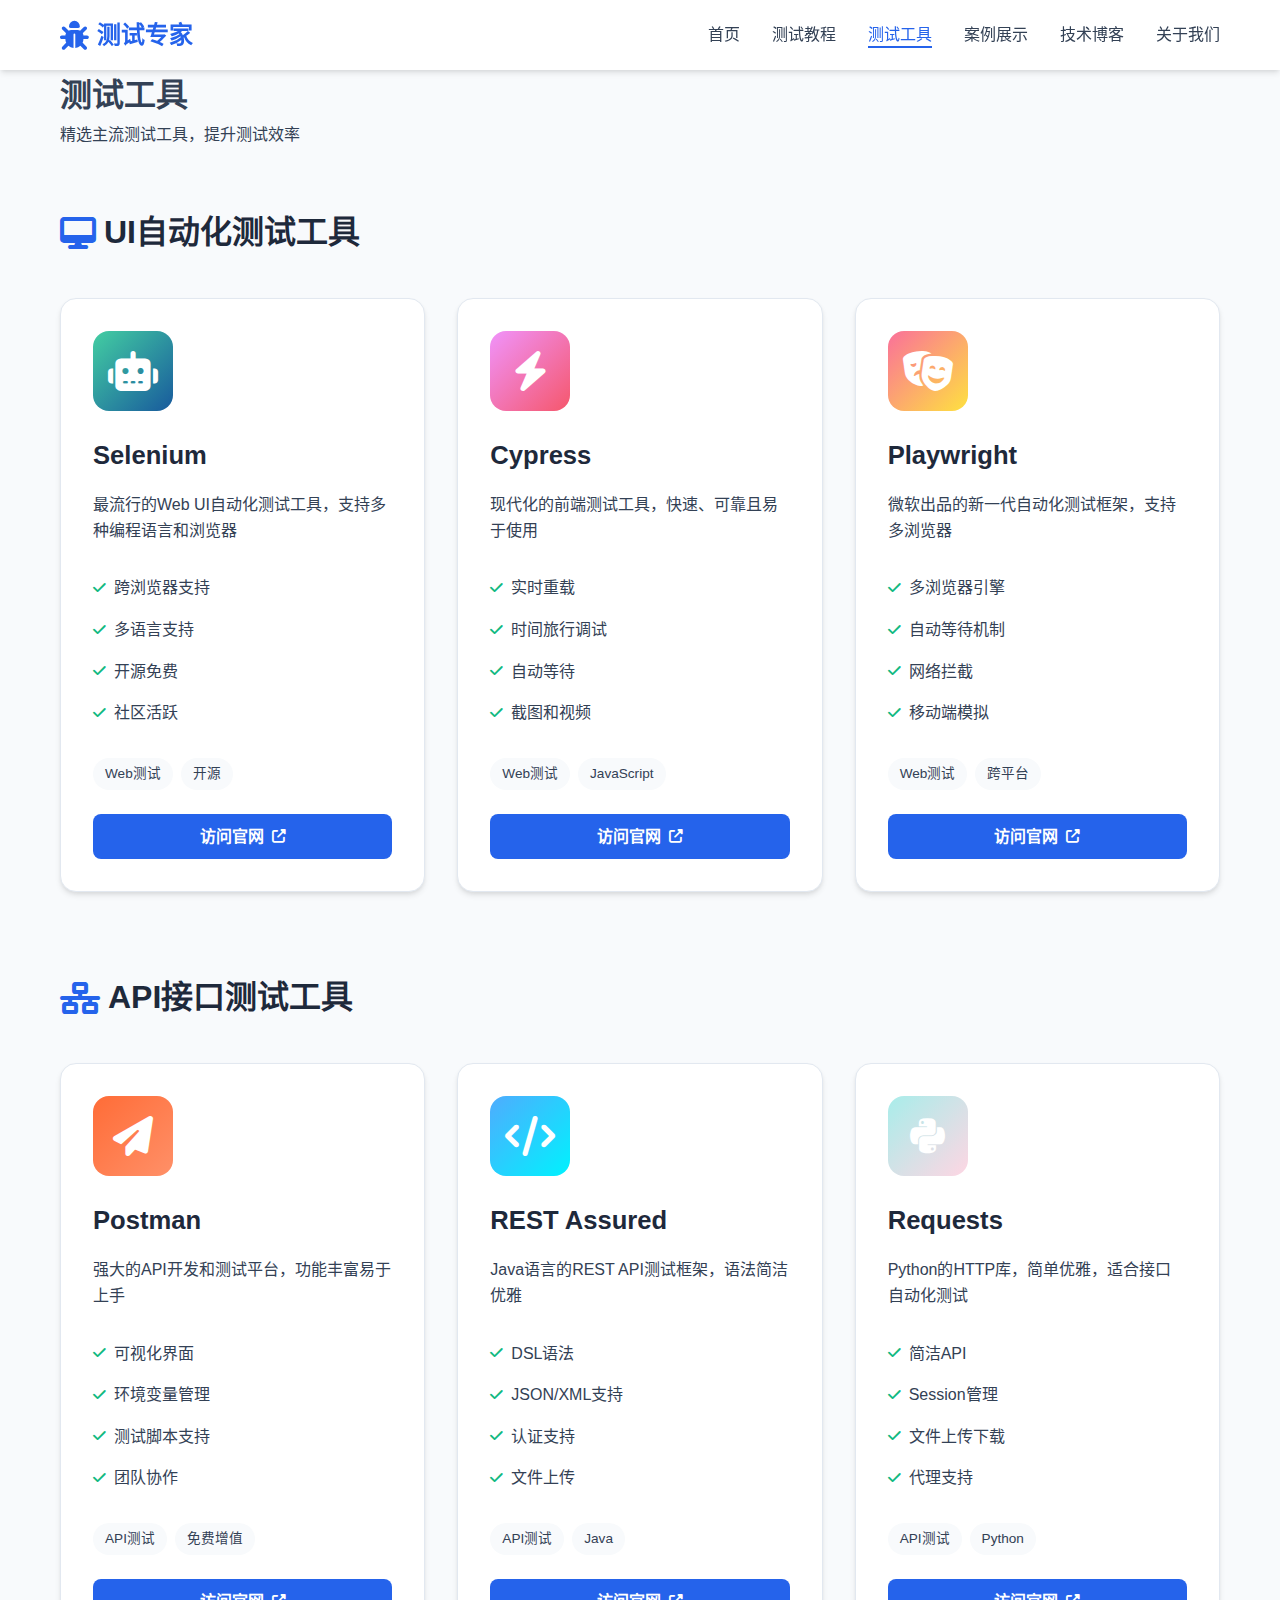
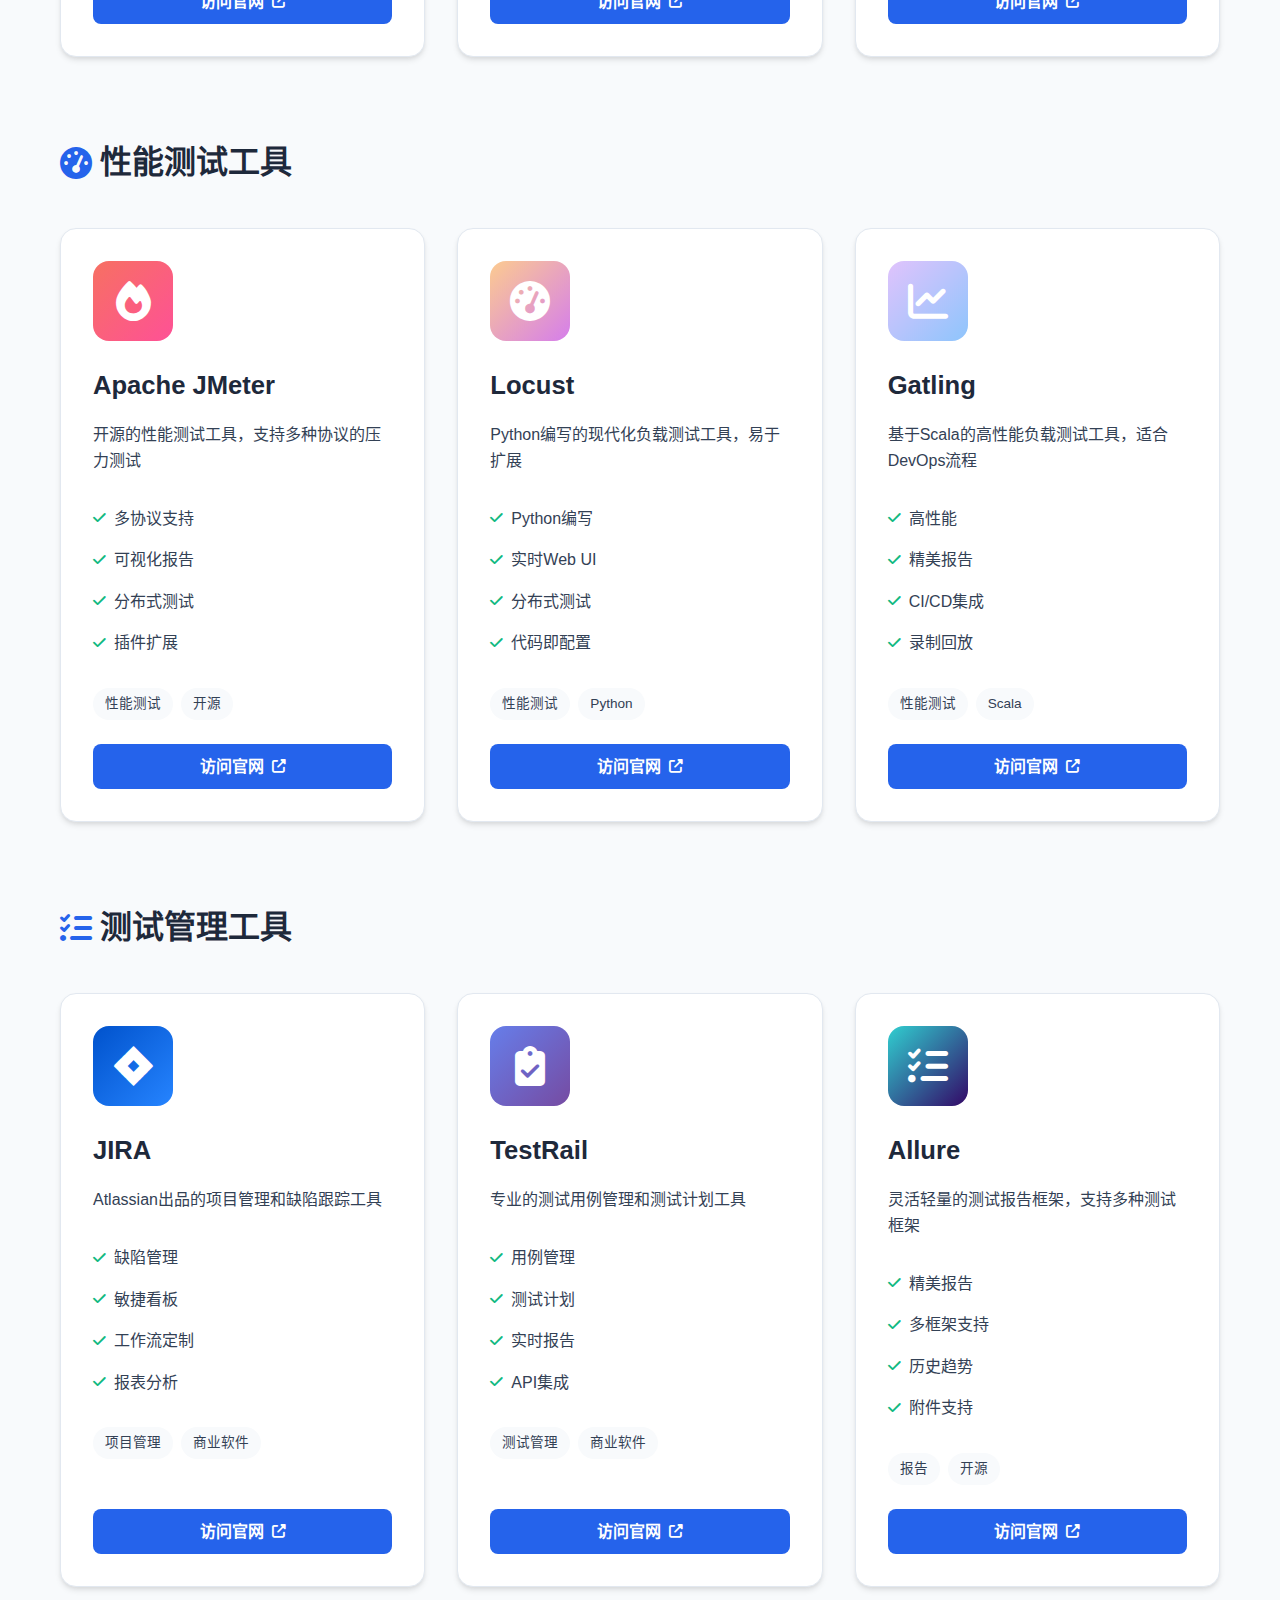
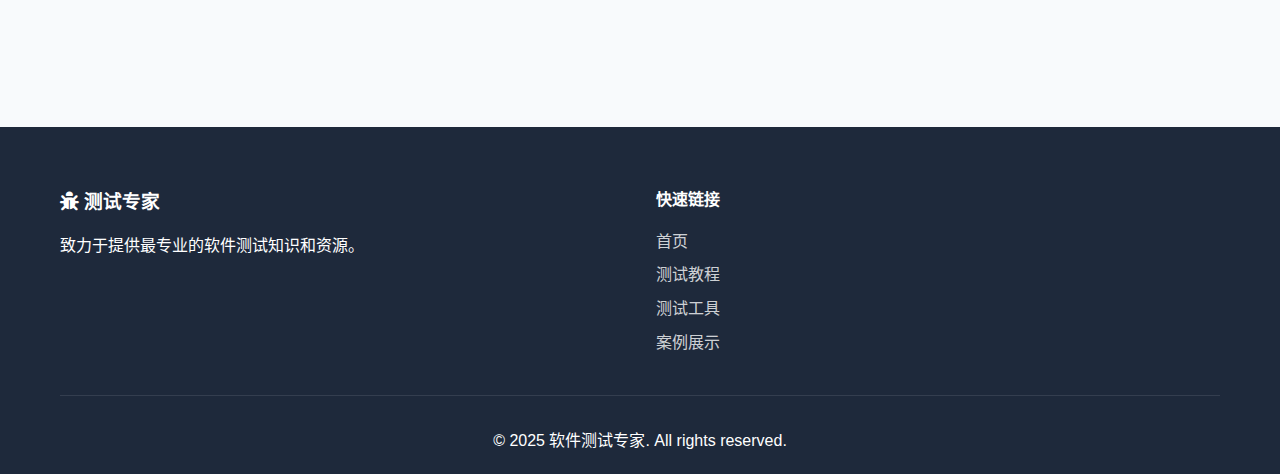
<file: tools.html>
<!DOCTYPE html>
<html lang="zh-CN">
<head>
    <meta charset="UTF-8">
    <meta name="viewport" content="width=device-width, initial-scale=1.0">
    <title>测试工具 - 软件测试专家</title>
    <link rel="stylesheet" href="css/style.css">
    <link rel="stylesheet" href="css/tools.css">
    <link rel="stylesheet" href="https://cdnjs.cloudflare.com/ajax/libs/font-awesome/6.4.0/css/all.min.css">
</head>
<body>
    <!-- 导航栏 -->
    <nav class="navbar">
        <div class="container">
            <div class="nav-wrapper">
                <div class="logo">
                    <i class="fas fa-bug"></i>
                    <span>测试专家</span>
                </div>
                <ul class="nav-menu" id="navMenu">
                    <li><a href="index.html">首页</a></li>
                    <li><a href="tutorials.html">测试教程</a></li>
                    <li><a href="tools.html" class="active">测试工具</a></li>
                    <li><a href="cases.html">案例展示</a></li>
                    <li><a href="blog.html">技术博客</a></li>
                    <li><a href="about.html">关于我们</a></li>
                </ul>
                <div class="hamburger" id="hamburger">
                    <span></span>
                    <span></span>
                    <span></span>
                </div>
            </div>
        </div>
    </nav>

    <!-- 页面标题 -->
    <section class="page-header">
        <div class="container">
            <h1>测试工具</h1>
            <p>精选主流测试工具，提升测试效率</p>
        </div>
    </section>

    <!-- 工具展示 -->
    <section class="tools-section">
        <div class="container">
            <!-- UI自动化工具 -->
            <div class="tools-category">
                <h2><i class="fas fa-desktop"></i> UI自动化测试工具</h2>
                <div class="tools-grid">
                    <div class="tool-card">
                        <div class="tool-icon" style="background: linear-gradient(135deg, #43cea2 0%, #185a9d 100%);">
                            <i class="fas fa-robot"></i>
                        </div>
                        <h3>Selenium</h3>
                        <p class="tool-desc">最流行的Web UI自动化测试工具，支持多种编程语言和浏览器</p>
                        <ul class="tool-features">
                            <li><i class="fas fa-check"></i> 跨浏览器支持</li>
                            <li><i class="fas fa-check"></i> 多语言支持</li>
                            <li><i class="fas fa-check"></i> 开源免费</li>
                            <li><i class="fas fa-check"></i> 社区活跃</li>
                        </ul>
                        <div class="tool-tags">
                            <span class="tag">Web测试</span>
                            <span class="tag">开源</span>
                        </div>
                        <a href="https://www.selenium.dev/" target="_blank" class="tool-link">访问官网 <i class="fas fa-external-link-alt"></i></a>
                    </div>

                    <div class="tool-card">
                        <div class="tool-icon" style="background: linear-gradient(135deg, #f093fb 0%, #f5576c 100%);">
                            <i class="fas fa-bolt"></i>
                        </div>
                        <h3>Cypress</h3>
                        <p class="tool-desc">现代化的前端测试工具，快速、可靠且易于使用</p>
                        <ul class="tool-features">
                            <li><i class="fas fa-check"></i> 实时重载</li>
                            <li><i class="fas fa-check"></i> 时间旅行调试</li>
                            <li><i class="fas fa-check"></i> 自动等待</li>
                            <li><i class="fas fa-check"></i> 截图和视频</li>
                        </ul>
                        <div class="tool-tags">
                            <span class="tag">Web测试</span>
                            <span class="tag">JavaScript</span>
                        </div>
                        <a href="https://www.cypress.io/" target="_blank" class="tool-link">访问官网 <i class="fas fa-external-link-alt"></i></a>
                    </div>

                    <div class="tool-card">
                        <div class="tool-icon" style="background: linear-gradient(135deg, #fa709a 0%, #fee140 100%);">
                            <i class="fas fa-theater-masks"></i>
                        </div>
                        <h3>Playwright</h3>
                        <p class="tool-desc">微软出品的新一代自动化测试框架，支持多浏览器</p>
                        <ul class="tool-features">
                            <li><i class="fas fa-check"></i> 多浏览器引擎</li>
                            <li><i class="fas fa-check"></i> 自动等待机制</li>
                            <li><i class="fas fa-check"></i> 网络拦截</li>
                            <li><i class="fas fa-check"></i> 移动端模拟</li>
                        </ul>
                        <div class="tool-tags">
                            <span class="tag">Web测试</span>
                            <span class="tag">跨平台</span>
                        </div>
                        <a href="https://playwright.dev/" target="_blank" class="tool-link">访问官网 <i class="fas fa-external-link-alt"></i></a>
                    </div>
                </div>
            </div>

            <!-- API测试工具 -->
            <div class="tools-category">
                <h2><i class="fas fa-network-wired"></i> API接口测试工具</h2>
                <div class="tools-grid">
                    <div class="tool-card">
                        <div class="tool-icon" style="background: linear-gradient(135deg, #FF6C37 0%, #FF9068 100%);">
                            <i class="fas fa-paper-plane"></i>
                        </div>
                        <h3>Postman</h3>
                        <p class="tool-desc">强大的API开发和测试平台，功能丰富易于上手</p>
                        <ul class="tool-features">
                            <li><i class="fas fa-check"></i> 可视化界面</li>
                            <li><i class="fas fa-check"></i> 环境变量管理</li>
                            <li><i class="fas fa-check"></i> 测试脚本支持</li>
                            <li><i class="fas fa-check"></i> 团队协作</li>
                        </ul>
                        <div class="tool-tags">
                            <span class="tag">API测试</span>
                            <span class="tag">免费增值</span>
                        </div>
                        <a href="https://www.postman.com/" target="_blank" class="tool-link">访问官网 <i class="fas fa-external-link-alt"></i></a>
                    </div>

                    <div class="tool-card">
                        <div class="tool-icon" style="background: linear-gradient(135deg, #4facfe 0%, #00f2fe 100%);">
                            <i class="fas fa-code"></i>
                        </div>
                        <h3>REST Assured</h3>
                        <p class="tool-desc">Java语言的REST API测试框架，语法简洁优雅</p>
                        <ul class="tool-features">
                            <li><i class="fas fa-check"></i> DSL语法</li>
                            <li><i class="fas fa-check"></i> JSON/XML支持</li>
                            <li><i class="fas fa-check"></i> 认证支持</li>
                            <li><i class="fas fa-check"></i> 文件上传</li>
                        </ul>
                        <div class="tool-tags">
                            <span class="tag">API测试</span>
                            <span class="tag">Java</span>
                        </div>
                        <a href="https://rest-assured.io/" target="_blank" class="tool-link">访问官网 <i class="fas fa-external-link-alt"></i></a>
                    </div>

                    <div class="tool-card">
                        <div class="tool-icon" style="background: linear-gradient(135deg, #a8edea 0%, #fed6e3 100%);">
                            <i class="fab fa-python"></i>
                        </div>
                        <h3>Requests</h3>
                        <p class="tool-desc">Python的HTTP库，简单优雅，适合接口自动化测试</p>
                        <ul class="tool-features">
                            <li><i class="fas fa-check"></i> 简洁API</li>
                            <li><i class="fas fa-check"></i> Session管理</li>
                            <li><i class="fas fa-check"></i> 文件上传下载</li>
                            <li><i class="fas fa-check"></i> 代理支持</li>
                        </ul>
                        <div class="tool-tags">
                            <span class="tag">API测试</span>
                            <span class="tag">Python</span>
                        </div>
                        <a href="https://requests.readthedocs.io/" target="_blank" class="tool-link">访问官网 <i class="fas fa-external-link-alt"></i></a>
                    </div>
                </div>
            </div>

            <!-- 性能测试工具 -->
            <div class="tools-category">
                <h2><i class="fas fa-tachometer-alt"></i> 性能测试工具</h2>
                <div class="tools-grid">
                    <div class="tool-card">
                        <div class="tool-icon" style="background: linear-gradient(135deg, #f77062 0%, #fe5196 100%);">
                            <i class="fas fa-fire"></i>
                        </div>
                        <h3>Apache JMeter</h3>
                        <p class="tool-desc">开源的性能测试工具，支持多种协议的压力测试</p>
                        <ul class="tool-features">
                            <li><i class="fas fa-check"></i> 多协议支持</li>
                            <li><i class="fas fa-check"></i> 可视化报告</li>
                            <li><i class="fas fa-check"></i> 分布式测试</li>
                            <li><i class="fas fa-check"></i> 插件扩展</li>
                        </ul>
                        <div class="tool-tags">
                            <span class="tag">性能测试</span>
                            <span class="tag">开源</span>
                        </div>
                        <a href="https://jmeter.apache.org/" target="_blank" class="tool-link">访问官网 <i class="fas fa-external-link-alt"></i></a>
                    </div>

                    <div class="tool-card">
                        <div class="tool-icon" style="background: linear-gradient(135deg, #fccb90 0%, #d57eeb 100%);">
                            <i class="fas fa-gauge-high"></i>
                        </div>
                        <h3>Locust</h3>
                        <p class="tool-desc">Python编写的现代化负载测试工具，易于扩展</p>
                        <ul class="tool-features">
                            <li><i class="fas fa-check"></i> Python编写</li>
                            <li><i class="fas fa-check"></i> 实时Web UI</li>
                            <li><i class="fas fa-check"></i> 分布式测试</li>
                            <li><i class="fas fa-check"></i> 代码即配置</li>
                        </ul>
                        <div class="tool-tags">
                            <span class="tag">性能测试</span>
                            <span class="tag">Python</span>
                        </div>
                        <a href="https://locust.io/" target="_blank" class="tool-link">访问官网 <i class="fas fa-external-link-alt"></i></a>
                    </div>

                    <div class="tool-card">
                        <div class="tool-icon" style="background: linear-gradient(135deg, #e0c3fc 0%, #8ec5fc 100%);">
                            <i class="fas fa-chart-line"></i>
                        </div>
                        <h3>Gatling</h3>
                        <p class="tool-desc">基于Scala的高性能负载测试工具，适合DevOps流程</p>
                        <ul class="tool-features">
                            <li><i class="fas fa-check"></i> 高性能</li>
                            <li><i class="fas fa-check"></i> 精美报告</li>
                            <li><i class="fas fa-check"></i> CI/CD集成</li>
                            <li><i class="fas fa-check"></i> 录制回放</li>
                        </ul>
                        <div class="tool-tags">
                            <span class="tag">性能测试</span>
                            <span class="tag">Scala</span>
                        </div>
                        <a href="https://gatling.io/" target="_blank" class="tool-link">访问官网 <i class="fas fa-external-link-alt"></i></a>
                    </div>
                </div>
            </div>

            <!-- 测试管理工具 -->
            <div class="tools-category">
                <h2><i class="fas fa-tasks"></i> 测试管理工具</h2>
                <div class="tools-grid">
                    <div class="tool-card">
                        <div class="tool-icon" style="background: linear-gradient(135deg, #0052CC 0%, #2684FF 100%);">
                            <i class="fab fa-jira"></i>
                        </div>
                        <h3>JIRA</h3>
                        <p class="tool-desc">Atlassian出品的项目管理和缺陷跟踪工具</p>
                        <ul class="tool-features">
                            <li><i class="fas fa-check"></i> 缺陷管理</li>
                            <li><i class="fas fa-check"></i> 敏捷看板</li>
                            <li><i class="fas fa-check"></i> 工作流定制</li>
                            <li><i class="fas fa-check"></i> 报表分析</li>
                        </ul>
                        <div class="tool-tags">
                            <span class="tag">项目管理</span>
                            <span class="tag">商业软件</span>
                        </div>
                        <a href="https://www.atlassian.com/software/jira" target="_blank" class="tool-link">访问官网 <i class="fas fa-external-link-alt"></i></a>
                    </div>

                    <div class="tool-card">
                        <div class="tool-icon" style="background: linear-gradient(135deg, #667eea 0%, #764ba2 100%);">
                            <i class="fas fa-clipboard-check"></i>
                        </div>
                        <h3>TestRail</h3>
                        <p class="tool-desc">专业的测试用例管理和测试计划工具</p>
                        <ul class="tool-features">
                            <li><i class="fas fa-check"></i> 用例管理</li>
                            <li><i class="fas fa-check"></i> 测试计划</li>
                            <li><i class="fas fa-check"></i> 实时报告</li>
                            <li><i class="fas fa-check"></i> API集成</li>
                        </ul>
                        <div class="tool-tags">
                            <span class="tag">测试管理</span>
                            <span class="tag">商业软件</span>
                        </div>
                        <a href="https://www.testrail.com/" target="_blank" class="tool-link">访问官网 <i class="fas fa-external-link-alt"></i></a>
                    </div>

                    <div class="tool-card">
                        <div class="tool-icon" style="background: linear-gradient(135deg, #30cfd0 0%, #330867 100%);">
                            <i class="fas fa-list-check"></i>
                        </div>
                        <h3>Allure</h3>
                        <p class="tool-desc">灵活轻量的测试报告框架，支持多种测试框架</p>
                        <ul class="tool-features">
                            <li><i class="fas fa-check"></i> 精美报告</li>
                            <li><i class="fas fa-check"></i> 多框架支持</li>
                            <li><i class="fas fa-check"></i> 历史趋势</li>
                            <li><i class="fas fa-check"></i> 附件支持</li>
                        </ul>
                        <div class="tool-tags">
                            <span class="tag">报告</span>
                            <span class="tag">开源</span>
                        </div>
                        <a href="https://docs.qameta.io/allure/" target="_blank" class="tool-link">访问官网 <i class="fas fa-external-link-alt"></i></a>
                    </div>
                </div>
            </div>
        </div>
    </section>

    <!-- 页脚 -->
    <footer class="footer">
        <div class="container">
            <div class="footer-content">
                <div class="footer-section">
                    <h3><i class="fas fa-bug"></i> 测试专家</h3>
                    <p>致力于提供最专业的软件测试知识和资源。</p>
                </div>
                <div class="footer-section">
                    <h4>快速链接</h4>
                    <ul>
                        <li><a href="index.html">首页</a></li>
                        <li><a href="tutorials.html">测试教程</a></li>
                        <li><a href="tools.html">测试工具</a></li>
                        <li><a href="cases.html">案例展示</a></li>
                    </ul>
                </div>
            </div>
            <div class="footer-bottom">
                <p>&copy; 2025 软件测试专家. All rights reserved.</p>
            </div>
        </div>
    </footer>

    <script src="js/main.js"></script>
</body>
</html>
</file>
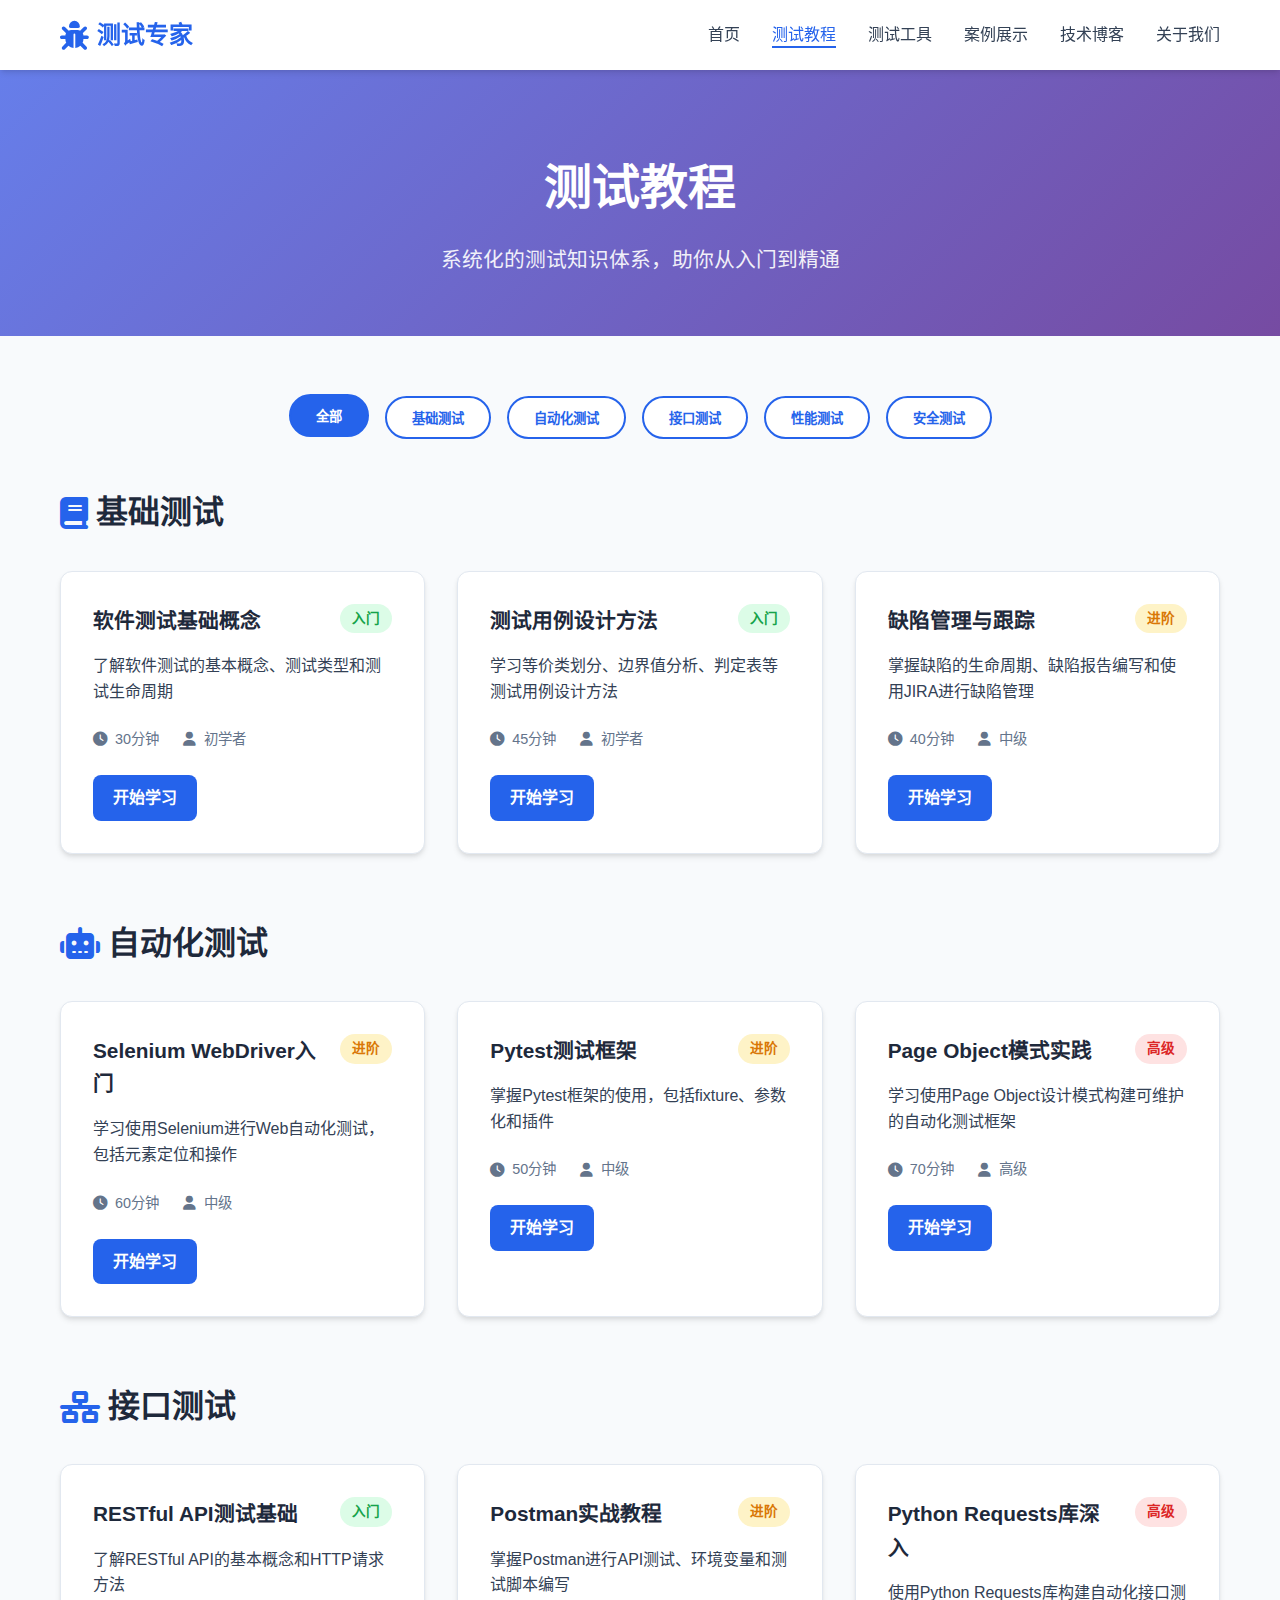
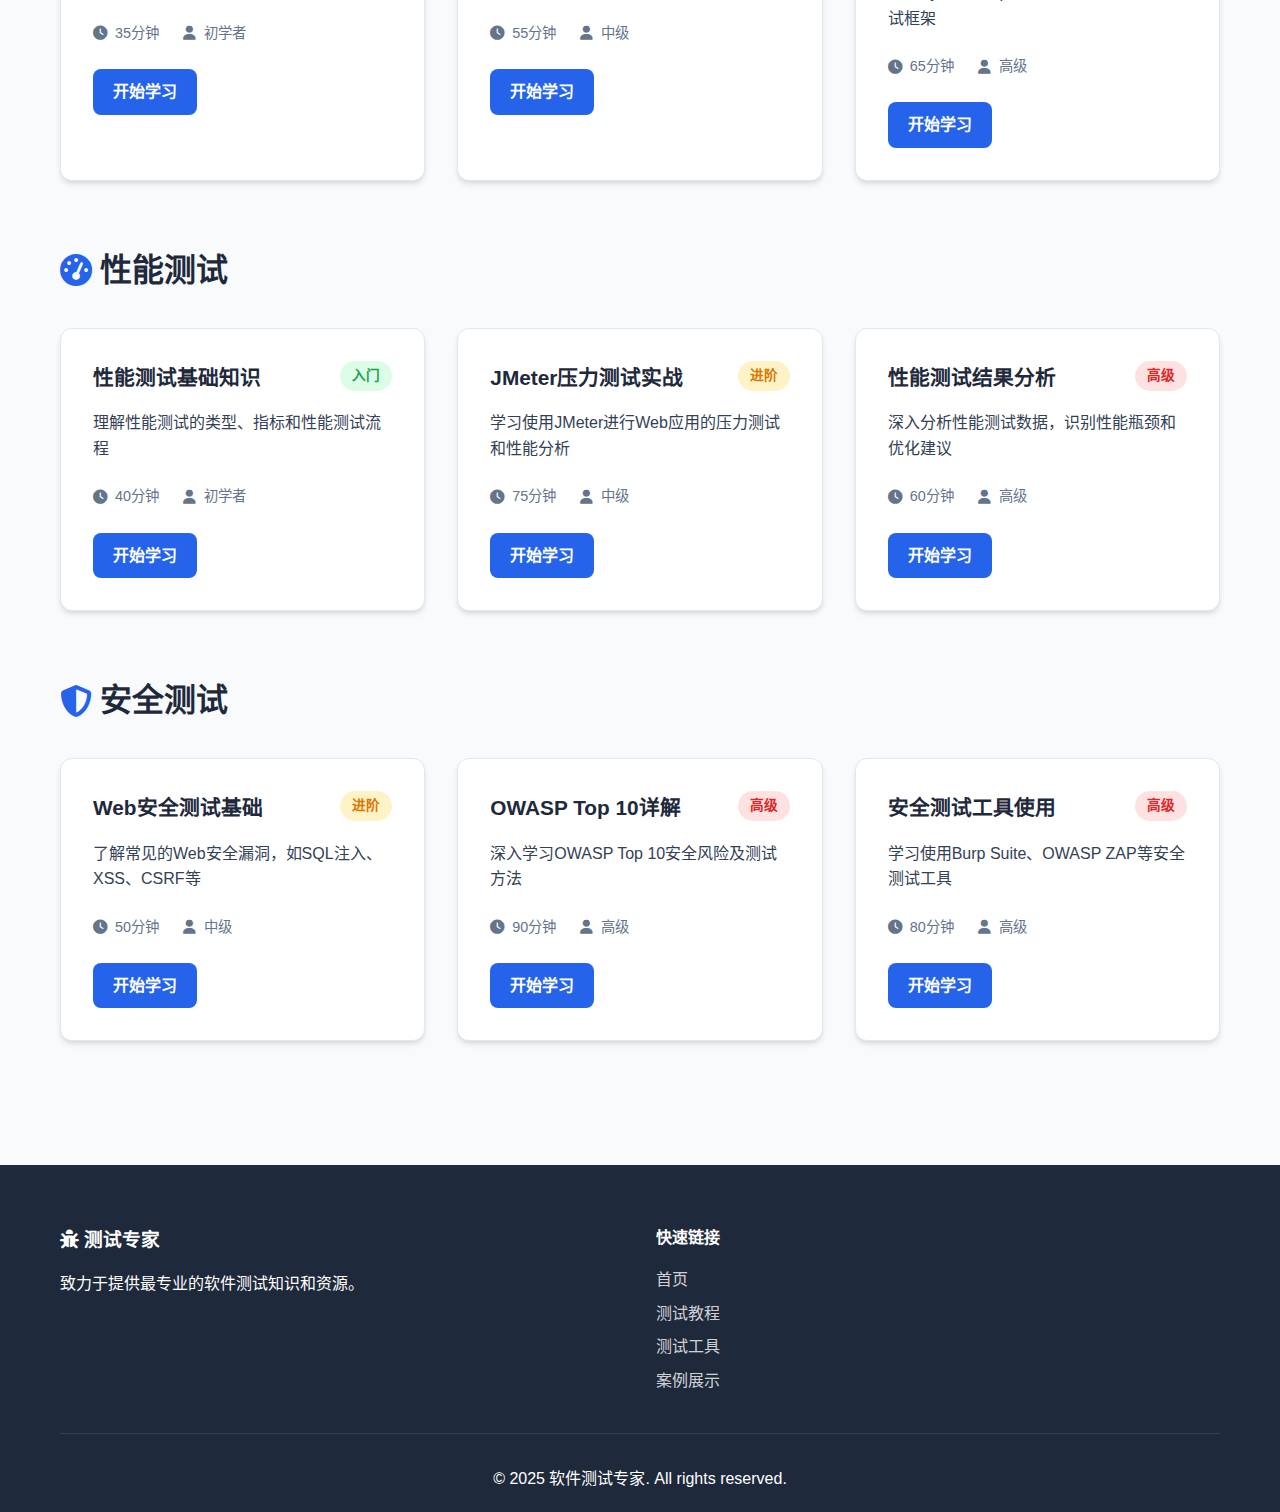
<file: tutorials.html>
<!DOCTYPE html>
<html lang="zh-CN">
<head>
    <meta charset="UTF-8">
    <meta name="viewport" content="width=device-width, initial-scale=1.0">
    <title>测试教程 - 软件测试专家</title>
    <link rel="stylesheet" href="css/style.css">
    <link rel="stylesheet" href="css/tutorials.css">
    <link rel="stylesheet" href="https://cdnjs.cloudflare.com/ajax/libs/font-awesome/6.4.0/css/all.min.css">
</head>
<body>
    <!-- 导航栏 -->
    <nav class="navbar">
        <div class="container">
            <div class="nav-wrapper">
                <div class="logo">
                    <i class="fas fa-bug"></i>
                    <span>测试专家</span>
                </div>
                <ul class="nav-menu" id="navMenu">
                    <li><a href="index.html">首页</a></li>
                    <li><a href="tutorials.html" class="active">测试教程</a></li>
                    <li><a href="tools.html">测试工具</a></li>
                    <li><a href="cases.html">案例展示</a></li>
                    <li><a href="blog.html">技术博客</a></li>
                    <li><a href="about.html">关于我们</a></li>
                </ul>
                <div class="hamburger" id="hamburger">
                    <span></span>
                    <span></span>
                    <span></span>
                </div>
            </div>
        </div>
    </nav>

    <!-- 页面标题 -->
    <section class="page-header">
        <div class="container">
            <h1>测试教程</h1>
            <p>系统化的测试知识体系，助你从入门到精通</p>
        </div>
    </section>

    <!-- 教程分类 -->
    <section class="tutorials-section">
        <div class="container">
            <div class="tutorials-categories">
                <button class="category-btn active" data-category="all">全部</button>
                <button class="category-btn" data-category="basic">基础测试</button>
                <button class="category-btn" data-category="automation">自动化测试</button>
                <button class="category-btn" data-category="api">接口测试</button>
                <button class="category-btn" data-category="performance">性能测试</button>
                <button class="category-btn" data-category="security">安全测试</button>
            </div>

            <!-- 基础测试 -->
            <div class="tutorial-group" id="automation">
                <h2><i class="fas fa-book"></i> 基础测试</h2>
                <div class="tutorial-items">
                    <div class="tutorial-item" data-category="basic">
                        <div class="tutorial-header">
                            <h3>软件测试基础概念</h3>
                            <span class="difficulty easy">入门</span>
                        </div>
                        <p>了解软件测试的基本概念、测试类型和测试生命周期</p>
                        <div class="tutorial-meta">
                            <span><i class="fas fa-clock"></i> 30分钟</span>
                            <span><i class="fas fa-user"></i> 初学者</span>
                        </div>
                        <a href="#" class="tutorial-btn">开始学习</a>
                    </div>

                    <div class="tutorial-item" data-category="basic">
                        <div class="tutorial-header">
                            <h3>测试用例设计方法</h3>
                            <span class="difficulty easy">入门</span>
                        </div>
                        <p>学习等价类划分、边界值分析、判定表等测试用例设计方法</p>
                        <div class="tutorial-meta">
                            <span><i class="fas fa-clock"></i> 45分钟</span>
                            <span><i class="fas fa-user"></i> 初学者</span>
                        </div>
                        <a href="#" class="tutorial-btn">开始学习</a>
                    </div>

                    <div class="tutorial-item" data-category="basic">
                        <div class="tutorial-header">
                            <h3>缺陷管理与跟踪</h3>
                            <span class="difficulty medium">进阶</span>
                        </div>
                        <p>掌握缺陷的生命周期、缺陷报告编写和使用JIRA进行缺陷管理</p>
                        <div class="tutorial-meta">
                            <span><i class="fas fa-clock"></i> 40分钟</span>
                            <span><i class="fas fa-user"></i> 中级</span>
                        </div>
                        <a href="#" class="tutorial-btn">开始学习</a>
                    </div>
                </div>
            </div>

            <!-- 自动化测试 -->
            <div class="tutorial-group">
                <h2><i class="fas fa-robot"></i> 自动化测试</h2>
                <div class="tutorial-items">
                    <div class="tutorial-item" data-category="automation">
                        <div class="tutorial-header">
                            <h3>Selenium WebDriver入门</h3>
                            <span class="difficulty medium">进阶</span>
                        </div>
                        <p>学习使用Selenium进行Web自动化测试，包括元素定位和操作</p>
                        <div class="tutorial-meta">
                            <span><i class="fas fa-clock"></i> 60分钟</span>
                            <span><i class="fas fa-user"></i> 中级</span>
                        </div>
                        <a href="#" class="tutorial-btn">开始学习</a>
                    </div>

                    <div class="tutorial-item" data-category="automation">
                        <div class="tutorial-header">
                            <h3>Pytest测试框架</h3>
                            <span class="difficulty medium">进阶</span>
                        </div>
                        <p>掌握Pytest框架的使用，包括fixture、参数化和插件</p>
                        <div class="tutorial-meta">
                            <span><i class="fas fa-clock"></i> 50分钟</span>
                            <span><i class="fas fa-user"></i> 中级</span>
                        </div>
                        <a href="#" class="tutorial-btn">开始学习</a>
                    </div>

                    <div class="tutorial-item" data-category="automation">
                        <div class="tutorial-header">
                            <h3>Page Object模式实践</h3>
                            <span class="difficulty hard">高级</span>
                        </div>
                        <p>学习使用Page Object设计模式构建可维护的自动化测试框架</p>
                        <div class="tutorial-meta">
                            <span><i class="fas fa-clock"></i> 70分钟</span>
                            <span><i class="fas fa-user"></i> 高级</span>
                        </div>
                        <a href="#" class="tutorial-btn">开始学习</a>
                    </div>
                </div>
            </div>

            <!-- 接口测试 -->
            <div class="tutorial-group" id="api">
                <h2><i class="fas fa-network-wired"></i> 接口测试</h2>
                <div class="tutorial-items">
                    <div class="tutorial-item" data-category="api">
                        <div class="tutorial-header">
                            <h3>RESTful API测试基础</h3>
                            <span class="difficulty easy">入门</span>
                        </div>
                        <p>了解RESTful API的基本概念和HTTP请求方法</p>
                        <div class="tutorial-meta">
                            <span><i class="fas fa-clock"></i> 35分钟</span>
                            <span><i class="fas fa-user"></i> 初学者</span>
                        </div>
                        <a href="#" class="tutorial-btn">开始学习</a>
                    </div>

                    <div class="tutorial-item" data-category="api">
                        <div class="tutorial-header">
                            <h3>Postman实战教程</h3>
                            <span class="difficulty medium">进阶</span>
                        </div>
                        <p>掌握Postman进行API测试、环境变量和测试脚本编写</p>
                        <div class="tutorial-meta">
                            <span><i class="fas fa-clock"></i> 55分钟</span>
                            <span><i class="fas fa-user"></i> 中级</span>
                        </div>
                        <a href="#" class="tutorial-btn">开始学习</a>
                    </div>

                    <div class="tutorial-item" data-category="api">
                        <div class="tutorial-header">
                            <h3>Python Requests库深入</h3>
                            <span class="difficulty hard">高级</span>
                        </div>
                        <p>使用Python Requests库构建自动化接口测试框架</p>
                        <div class="tutorial-meta">
                            <span><i class="fas fa-clock"></i> 65分钟</span>
                            <span><i class="fas fa-user"></i> 高级</span>
                        </div>
                        <a href="#" class="tutorial-btn">开始学习</a>
                    </div>
                </div>
            </div>

            <!-- 性能测试 -->
            <div class="tutorial-group" id="performance">
                <h2><i class="fas fa-tachometer-alt"></i> 性能测试</h2>
                <div class="tutorial-items">
                    <div class="tutorial-item" data-category="performance">
                        <div class="tutorial-header">
                            <h3>性能测试基础知识</h3>
                            <span class="difficulty easy">入门</span>
                        </div>
                        <p>理解性能测试的类型、指标和性能测试流程</p>
                        <div class="tutorial-meta">
                            <span><i class="fas fa-clock"></i> 40分钟</span>
                            <span><i class="fas fa-user"></i> 初学者</span>
                        </div>
                        <a href="#" class="tutorial-btn">开始学习</a>
                    </div>

                    <div class="tutorial-item" data-category="performance">
                        <div class="tutorial-header">
                            <h3>JMeter压力测试实战</h3>
                            <span class="difficulty medium">进阶</span>
                        </div>
                        <p>学习使用JMeter进行Web应用的压力测试和性能分析</p>
                        <div class="tutorial-meta">
                            <span><i class="fas fa-clock"></i> 75分钟</span>
                            <span><i class="fas fa-user"></i> 中级</span>
                        </div>
                        <a href="#" class="tutorial-btn">开始学习</a>
                    </div>

                    <div class="tutorial-item" data-category="performance">
                        <div class="tutorial-header">
                            <h3>性能测试结果分析</h3>
                            <span class="difficulty hard">高级</span>
                        </div>
                        <p>深入分析性能测试数据，识别性能瓶颈和优化建议</p>
                        <div class="tutorial-meta">
                            <span><i class="fas fa-clock"></i> 60分钟</span>
                            <span><i class="fas fa-user"></i> 高级</span>
                        </div>
                        <a href="#" class="tutorial-btn">开始学习</a>
                    </div>
                </div>
            </div>

            <!-- 安全测试 -->
            <div class="tutorial-group">
                <h2><i class="fas fa-shield-alt"></i> 安全测试</h2>
                <div class="tutorial-items">
                    <div class="tutorial-item" data-category="security">
                        <div class="tutorial-header">
                            <h3>Web安全测试基础</h3>
                            <span class="difficulty medium">进阶</span>
                        </div>
                        <p>了解常见的Web安全漏洞，如SQL注入、XSS、CSRF等</p>
                        <div class="tutorial-meta">
                            <span><i class="fas fa-clock"></i> 50分钟</span>
                            <span><i class="fas fa-user"></i> 中级</span>
                        </div>
                        <a href="#" class="tutorial-btn">开始学习</a>
                    </div>

                    <div class="tutorial-item" data-category="security">
                        <div class="tutorial-header">
                            <h3>OWASP Top 10详解</h3>
                            <span class="difficulty hard">高级</span>
                        </div>
                        <p>深入学习OWASP Top 10安全风险及测试方法</p>
                        <div class="tutorial-meta">
                            <span><i class="fas fa-clock"></i> 90分钟</span>
                            <span><i class="fas fa-user"></i> 高级</span>
                        </div>
                        <a href="#" class="tutorial-btn">开始学习</a>
                    </div>

                    <div class="tutorial-item" data-category="security">
                        <div class="tutorial-header">
                            <h3>安全测试工具使用</h3>
                            <span class="difficulty hard">高级</span>
                        </div>
                        <p>学习使用Burp Suite、OWASP ZAP等安全测试工具</p>
                        <div class="tutorial-meta">
                            <span><i class="fas fa-clock"></i> 80分钟</span>
                            <span><i class="fas fa-user"></i> 高级</span>
                        </div>
                        <a href="#" class="tutorial-btn">开始学习</a>
                    </div>
                </div>
            </div>
        </div>
    </section>

    <!-- 页脚 -->
    <footer class="footer">
        <div class="container">
            <div class="footer-content">
                <div class="footer-section">
                    <h3><i class="fas fa-bug"></i> 测试专家</h3>
                    <p>致力于提供最专业的软件测试知识和资源。</p>
                </div>
                <div class="footer-section">
                    <h4>快速链接</h4>
                    <ul>
                        <li><a href="index.html">首页</a></li>
                        <li><a href="tutorials.html">测试教程</a></li>
                        <li><a href="tools.html">测试工具</a></li>
                        <li><a href="cases.html">案例展示</a></li>
                    </ul>
                </div>
            </div>
            <div class="footer-bottom">
                <p>&copy; 2025 软件测试专家. All rights reserved.</p>
            </div>
        </div>
    </footer>

    <script src="js/main.js"></script>
    <script src="js/tutorials.js"></script>
</body>
</html>
</file>
<file: css/style.css>
/* 全局样式 */
* {
    margin: 0;
    padding: 0;
    box-sizing: border-box;
}

:root {
    --primary-color: #2563eb;
    --secondary-color: #7c3aed;
    --accent-color: #f59e0b;
    --dark-color: #1e293b;
    --light-color: #f8fafc;
    --text-color: #334155;
    --border-color: #e2e8f0;
    --shadow: 0 4px 6px -1px rgba(0, 0, 0, 0.1), 0 2px 4px -1px rgba(0, 0, 0, 0.06);
    --shadow-lg: 0 10px 15px -3px rgba(0, 0, 0, 0.1), 0 4px 6px -2px rgba(0, 0, 0, 0.05);
}

body {
    font-family: -apple-system, BlinkMacSystemFont, 'Segoe UI', 'PingFang SC', 'Hiragino Sans GB', 'Microsoft YaHei', sans-serif;
    line-height: 1.6;
    color: var(--text-color);
    background-color: var(--light-color);
}

.container {
    max-width: 1200px;
    margin: 0 auto;
    padding: 0 20px;
}

/* 导航栏 */
.navbar {
    background-color: #ffffff;
    box-shadow: var(--shadow);
    position: sticky;
    top: 0;
    z-index: 1000;
}

.nav-wrapper {
    display: flex;
    justify-content: space-between;
    align-items: center;
    padding: 1rem 0;
}

.logo {
    display: flex;
    align-items: center;
    gap: 0.5rem;
    font-size: 1.5rem;
    font-weight: bold;
    color: var(--primary-color);
}

.logo i {
    font-size: 1.8rem;
}

.nav-menu {
    display: flex;
    list-style: none;
    gap: 2rem;
}

.nav-menu a {
    text-decoration: none;
    color: var(--text-color);
    font-weight: 500;
    transition: color 0.3s ease;
    position: relative;
}

.nav-menu a:hover,
.nav-menu a.active {
    color: var(--primary-color);
}

.nav-menu a::after {
    content: '';
    position: absolute;
    bottom: -5px;
    left: 0;
    width: 0;
    height: 2px;
    background-color: var(--primary-color);
    transition: width 0.3s ease;
}

.nav-menu a:hover::after,
.nav-menu a.active::after {
    width: 100%;
}

.hamburger {
    display: none;
    flex-direction: column;
    gap: 4px;
    cursor: pointer;
}

.hamburger span {
    width: 25px;
    height: 3px;
    background-color: var(--dark-color);
    transition: 0.3s;
}

/* 英雄区域 */
.hero {
    background: linear-gradient(135deg, #667eea 0%, #764ba2 100%);
    color: white;
    padding: 100px 0;
    text-align: center;
}

.hero-content {
    max-width: 800px;
    margin: 0 auto;
}

.hero-title {
    font-size: 3rem;
    margin-bottom: 1rem;
    animation: fadeInUp 0.8s ease;
}

.hero-subtitle {
    font-size: 1.3rem;
    margin-bottom: 2rem;
    opacity: 0.9;
    animation: fadeInUp 0.8s ease 0.2s backwards;
}

.hero-buttons {
    display: flex;
    gap: 1rem;
    justify-content: center;
    animation: fadeInUp 0.8s ease 0.4s backwards;
}

.btn {
    padding: 12px 30px;
    border-radius: 8px;
    text-decoration: none;
    font-weight: 600;
    transition: all 0.3s ease;
    display: inline-block;
}

.btn-primary {
    background-color: white;
    color: var(--primary-color);
}

.btn-primary:hover {
    transform: translateY(-2px);
    box-shadow: var(--shadow-lg);
}

.btn-secondary {
    background-color: transparent;
    color: white;
    border: 2px solid white;
}

.btn-secondary:hover {
    background-color: white;
    color: var(--primary-color);
}

/* 特色服务 */
.features {
    padding: 80px 0;
    background-color: white;
}

.section-title {
    text-align: center;
    font-size: 2.5rem;
    margin-bottom: 3rem;
    color: var(--dark-color);
}

.features-grid {
    display: grid;
    grid-template-columns: repeat(auto-fit, minmax(300px, 1fr));
    gap: 2rem;
}

.feature-card {
    padding: 2rem;
    border-radius: 12px;
    background-color: var(--light-color);
    transition: all 0.3s ease;
    border: 1px solid var(--border-color);
}

.feature-card:hover {
    transform: translateY(-5px);
    box-shadow: var(--shadow-lg);
    border-color: var(--primary-color);
}

.feature-icon {
    width: 60px;
    height: 60px;
    background: linear-gradient(135deg, var(--primary-color), var(--secondary-color));
    border-radius: 12px;
    display: flex;
    align-items: center;
    justify-content: center;
    margin-bottom: 1rem;
}

.feature-icon i {
    font-size: 1.8rem;
    color: white;
}

.feature-card h3 {
    font-size: 1.5rem;
    margin-bottom: 0.5rem;
    color: var(--dark-color);
}

.feature-card p {
    color: var(--text-color);
    line-height: 1.8;
}

/* 教程预览 */
.tutorials-preview {
    padding: 80px 0;
    background-color: var(--light-color);
}

.tutorials-grid {
    display: grid;
    grid-template-columns: repeat(auto-fit, minmax(320px, 1fr));
    gap: 2rem;
}

.tutorial-card {
    background-color: white;
    border-radius: 12px;
    overflow: hidden;
    box-shadow: var(--shadow);
    transition: all 0.3s ease;
}

.tutorial-card:hover {
    transform: translateY(-5px);
    box-shadow: var(--shadow-lg);
}

.tutorial-image {
    height: 200px;
    background: linear-gradient(135deg, #667eea 0%, #764ba2 100%);
    display: flex;
    align-items: center;
    justify-content: center;
}

.tutorial-image i {
    font-size: 4rem;
    color: white;
}

.tutorial-content {
    padding: 1.5rem;
}

.tutorial-content h3 {
    font-size: 1.5rem;
    margin-bottom: 0.5rem;
    color: var(--dark-color);
}

.tutorial-content p {
    color: var(--text-color);
    margin-bottom: 1rem;
}

.tutorial-link {
    color: var(--primary-color);
    text-decoration: none;
    font-weight: 600;
    display: inline-flex;
    align-items: center;
    gap: 0.5rem;
    transition: gap 0.3s ease;
}

.tutorial-link:hover {
    gap: 1rem;
}

/* 统计数据 */
.stats {
    padding: 80px 0;
    background: linear-gradient(135deg, #667eea 0%, #764ba2 100%);
    color: white;
}

.stats-grid {
    display: grid;
    grid-template-columns: repeat(auto-fit, minmax(200px, 1fr));
    gap: 2rem;
    text-align: center;
}

.stat-number {
    font-size: 3rem;
    font-weight: bold;
    margin-bottom: 0.5rem;
}

.stat-label {
    font-size: 1.2rem;
    opacity: 0.9;
}

/* 页脚 */
.footer {
    background-color: var(--dark-color);
    color: white;
    padding: 60px 0 20px;
}

.footer-content {
    display: grid;
    grid-template-columns: repeat(auto-fit, minmax(250px, 1fr));
    gap: 2rem;
    margin-bottom: 2rem;
}

.footer-section h3,
.footer-section h4 {
    margin-bottom: 1rem;
}

.footer-section ul {
    list-style: none;
}

.footer-section ul li {
    margin-bottom: 0.5rem;
}

.footer-section a {
    color: rgba(255, 255, 255, 0.8);
    text-decoration: none;
    transition: color 0.3s ease;
}

.footer-section a:hover {
    color: white;
}

.social-links {
    display: flex;
    gap: 1rem;
    margin-top: 1rem;
}

.social-links a {
    width: 40px;
    height: 40px;
    background-color: rgba(255, 255, 255, 0.1);
    border-radius: 50%;
    display: flex;
    align-items: center;
    justify-content: center;
    transition: all 0.3s ease;
}

.social-links a:hover {
    background-color: var(--primary-color);
    transform: translateY(-3px);
}

.footer-bottom {
    text-align: center;
    padding-top: 2rem;
    border-top: 1px solid rgba(255, 255, 255, 0.1);
}

/* 动画 */
@keyframes fadeInUp {
    from {
        opacity: 0;
        transform: translateY(30px);
    }
    to {
        opacity: 1;
        transform: translateY(0);
    }
}

/* 响应式设计 */
@media (max-width: 768px) {
    .hamburger {
        display: flex;
    }

    .nav-menu {
        position: absolute;
        top: 100%;
        left: 0;
        width: 100%;
        background-color: white;
        flex-direction: column;
        padding: 1rem;
        gap: 0;
        box-shadow: var(--shadow);
        display: none;
    }

    .nav-menu.active {
        display: flex;
    }

    .nav-menu li {
        padding: 0.5rem 0;
    }

    .hero-title {
        font-size: 2rem;
    }

    .hero-subtitle {
        font-size: 1rem;
    }

    .hero-buttons {
        flex-direction: column;
    }

    .section-title {
        font-size: 2rem;
    }

    .stat-number {
        font-size: 2rem;
    }
}
</file>
<file: css/about.css>
/* 关于我们页面样式 */
.about-section {
    padding: 60px 0;
}

.about-intro {
    max-width: 900px;
    margin: 0 auto 5rem;
    text-align: center;
}

.about-intro h2 {
    font-size: 2.5rem;
    color: var(--dark-color);
    margin-bottom: 1.5rem;
}

.about-intro p {
    font-size: 1.1rem;
    line-height: 1.8;
    color: var(--text-color);
}

.values-grid {
    display: grid;
    grid-template-columns: repeat(auto-fit, minmax(250px, 1fr));
    gap: 2rem;
    margin-bottom: 5rem;
}

.value-card {
    background-color: white;
    padding: 2.5rem 2rem;
    border-radius: 12px;
    text-align: center;
    box-shadow: var(--shadow);
    transition: all 0.3s ease;
    border: 1px solid var(--border-color);
}

.value-card:hover {
    transform: translateY(-5px);
    box-shadow: var(--shadow-lg);
}

.value-icon {
    width: 80px;
    height: 80px;
    background: linear-gradient(135deg, var(--primary-color), var(--secondary-color));
    border-radius: 50%;
    display: flex;
    align-items: center;
    justify-content: center;
    margin: 0 auto 1.5rem;
}

.value-icon i {
    font-size: 2rem;
    color: white;
}

.value-card h3 {
    font-size: 1.5rem;
    color: var(--dark-color);
    margin-bottom: 0.8rem;
}

.value-card p {
    color: var(--text-color);
    line-height: 1.6;
}

.team-section {
    margin-bottom: 5rem;
}

.team-section h2 {
    font-size: 2.5rem;
    text-align: center;
    color: var(--dark-color);
    margin-bottom: 1rem;
}

.team-intro {
    text-align: center;
    color: var(--text-color);
    font-size: 1.1rem;
    margin-bottom: 3rem;
}

.team-grid {
    display: grid;
    grid-template-columns: repeat(auto-fit, minmax(250px, 1fr));
    gap: 2rem;
}

.team-member {
    background-color: white;
    padding: 2rem;
    border-radius: 12px;
    text-align: center;
    box-shadow: var(--shadow);
    transition: all 0.3s ease;
    border: 1px solid var(--border-color);
}

.team-member:hover {
    transform: translateY(-5px);
    box-shadow: var(--shadow-lg);
}

.member-avatar {
    width: 100px;
    height: 100px;
    background: linear-gradient(135deg, #667eea 0%, #764ba2 100%);
    border-radius: 50%;
    display: flex;
    align-items: center;
    justify-content: center;
    margin: 0 auto 1.5rem;
}

.member-avatar i {
    font-size: 2.5rem;
    color: white;
}

.team-member h3 {
    font-size: 1.5rem;
    color: var(--dark-color);
    margin-bottom: 0.5rem;
}

.member-role {
    color: var(--primary-color);
    font-weight: 600;
    margin-bottom: 1rem;
}

.member-desc {
    color: var(--text-color);
    line-height: 1.6;
}

.contact-section h2 {
    font-size: 2.5rem;
    text-align: center;
    color: var(--dark-color);
    margin-bottom: 3rem;
}

.contact-grid {
    display: grid;
    grid-template-columns: repeat(auto-fit, minmax(250px, 1fr));
    gap: 2rem;
}

.contact-card {
    background-color: white;
    padding: 2rem;
    border-radius: 12px;
    text-align: center;
    box-shadow: var(--shadow);
    border: 1px solid var(--border-color);
    transition: all 0.3s ease;
}

.contact-card:hover {
    transform: translateY(-5px);
    box-shadow: var(--shadow-lg);
}

.contact-card i {
    font-size: 2.5rem;
    color: var(--primary-color);
    margin-bottom: 1rem;
}

.contact-card h4 {
    font-size: 1.3rem;
    color: var(--dark-color);
    margin-bottom: 0.5rem;
}

.contact-card p {
    color: var(--text-color);
}

/* 响应式设计 */
@media (max-width: 768px) {
    .about-intro h2,
    .team-section h2,
    .contact-section h2 {
        font-size: 2rem;
    }

    .about-intro p,
    .team-intro {
        font-size: 1rem;
    }
}
</file>
<file: css/blog.css>
/* 博客页面样式 */
.blog-section {
    padding: 60px 0;
    background-color: var(--light-color);
}

.blog-layout {
    display: grid;
    grid-template-columns: 2fr 1fr;
    gap: 3rem;
}

.blog-main {
    display: flex;
    flex-direction: column;
    gap: 2rem;
}

.blog-post {
    background-color: white;
    border-radius: 12px;
    overflow: hidden;
    box-shadow: var(--shadow);
    transition: all 0.3s ease;
    border: 1px solid var(--border-color);
}

.blog-post:hover {
    transform: translateY(-5px);
    box-shadow: var(--shadow-lg);
}

.post-image {
    height: 250px;
    background: linear-gradient(135deg, #667eea 0%, #764ba2 100%);
    display: flex;
    align-items: center;
    justify-content: center;
}

.post-image i {
    font-size: 4rem;
    color: white;
    opacity: 0.9;
}

.post-content {
    padding: 2rem;
}

.post-meta {
    display: flex;
    flex-wrap: wrap;
    gap: 1.5rem;
    margin-bottom: 1rem;
    color: #64748b;
    font-size: 0.9rem;
}

.post-meta span {
    display: flex;
    align-items: center;
    gap: 0.3rem;
}

.post-content h2 {
    font-size: 1.8rem;
    margin-bottom: 1rem;
}

.post-content h2 a {
    color: var(--dark-color);
    text-decoration: none;
    transition: color 0.3s ease;
}

.post-content h2 a:hover {
    color: var(--primary-color);
}

.post-content > p {
    color: var(--text-color);
    line-height: 1.8;
    margin-bottom: 1.5rem;
}

.post-tags {
    display: flex;
    flex-wrap: wrap;
    gap: 0.5rem;
    margin-bottom: 1.5rem;
}

.post-tags .tag {
    padding: 5px 12px;
    background-color: var(--light-color);
    border-radius: 20px;
    font-size: 0.85rem;
    color: var(--text-color);
    font-weight: 500;
}

.read-more {
    display: inline-flex;
    align-items: center;
    gap: 0.5rem;
    color: var(--primary-color);
    text-decoration: none;
    font-weight: 600;
    transition: gap 0.3s ease;
}

.read-more:hover {
    gap: 1rem;
}

/* 分页 */
.pagination {
    display: flex;
    justify-content: center;
    gap: 0.5rem;
    margin-top: 2rem;
}

.page-link {
    padding: 10px 15px;
    background-color: white;
    color: var(--text-color);
    text-decoration: none;
    border-radius: 8px;
    border: 1px solid var(--border-color);
    transition: all 0.3s ease;
}

.page-link:hover,
.page-link.active {
    background-color: var(--primary-color);
    color: white;
    border-color: var(--primary-color);
}

/* 侧边栏 */
.blog-sidebar {
    display: flex;
    flex-direction: column;
    gap: 2rem;
}

.sidebar-widget {
    background-color: white;
    padding: 1.5rem;
    border-radius: 12px;
    box-shadow: var(--shadow);
    border: 1px solid var(--border-color);
}

.sidebar-widget h3 {
    font-size: 1.3rem;
    margin-bottom: 1rem;
    color: var(--dark-color);
}

.search-box {
    display: flex;
    gap: 0.5rem;
}

.search-box input {
    flex: 1;
    padding: 10px 15px;
    border: 1px solid var(--border-color);
    border-radius: 8px;
    font-size: 0.95rem;
}

.search-box button {
    padding: 10px 20px;
    background-color: var(--primary-color);
    color: white;
    border: none;
    border-radius: 8px;
    cursor: pointer;
    transition: background-color 0.3s ease;
}

.search-box button:hover {
    background-color: var(--secondary-color);
}

.category-list {
    list-style: none;
}

.category-list li {
    margin-bottom: 0.8rem;
}

.category-list a {
    display: flex;
    justify-content: space-between;
    color: var(--text-color);
    text-decoration: none;
    transition: color 0.3s ease;
}

.category-list a:hover {
    color: var(--primary-color);
}

.category-list span {
    color: #94a3b8;
}

.popular-posts {
    list-style: none;
}

.popular-posts li {
    padding-bottom: 1rem;
    margin-bottom: 1rem;
    border-bottom: 1px solid var(--border-color);
}

.popular-posts li:last-child {
    border-bottom: none;
    margin-bottom: 0;
    padding-bottom: 0;
}

.popular-posts h4 {
    font-size: 1rem;
    margin-bottom: 0.5rem;
    color: var(--dark-color);
}

.popular-posts a {
    text-decoration: none;
}

.popular-posts a:hover h4 {
    color: var(--primary-color);
}

.post-date {
    font-size: 0.85rem;
    color: #64748b;
    display: flex;
    align-items: center;
    gap: 0.3rem;
}

.tag-cloud {
    display: flex;
    flex-wrap: wrap;
    gap: 0.5rem;
}

.tag-cloud a {
    padding: 6px 15px;
    background-color: var(--light-color);
    color: var(--text-color);
    text-decoration: none;
    border-radius: 20px;
    font-size: 0.9rem;
    transition: all 0.3s ease;
}

.tag-cloud a:hover {
    background-color: var(--primary-color);
    color: white;
}

/* 响应式设计 */
@media (max-width: 992px) {
    .blog-layout {
        grid-template-columns: 1fr;
    }

    .blog-sidebar {
        order: -1;
    }
}

@media (max-width: 768px) {
    .post-content h2 {
        font-size: 1.4rem;
    }

    .post-meta {
        gap: 1rem;
        font-size: 0.85rem;
    }
}
</file>
<file: css/cases.css>
/* 案例展示页面样式 */
.cases-section {
    padding: 60px 0;
    background-color: var(--light-color);
}

.cases-grid {
    display: grid;
    grid-template-columns: repeat(auto-fill, minmax(380px, 1fr));
    gap: 2.5rem;
}

.case-card {
    background-color: white;
    border-radius: 16px;
    overflow: hidden;
    box-shadow: var(--shadow);
    transition: all 0.3s ease;
    border: 1px solid var(--border-color);
}

.case-card:hover {
    transform: translateY(-8px);
    box-shadow: var(--shadow-lg);
}

.case-image {
    height: 200px;
    background: linear-gradient(135deg, #667eea 0%, #764ba2 100%);
    display: flex;
    align-items: center;
    justify-content: center;
    position: relative;
}

.case-image i {
    font-size: 4rem;
    color: white;
    opacity: 0.9;
}

.case-content {
    padding: 2rem;
}

.case-category {
    display: inline-block;
    padding: 5px 15px;
    background-color: var(--primary-color);
    color: white;
    border-radius: 20px;
    font-size: 0.85rem;
    font-weight: 600;
    margin-bottom: 1rem;
}

.case-content h3 {
    font-size: 1.5rem;
    color: var(--dark-color);
    margin-bottom: 1rem;
    line-height: 1.4;
}

.case-content > p {
    color: var(--text-color);
    line-height: 1.6;
    margin-bottom: 1.5rem;
}

.case-details {
    display: flex;
    flex-direction: column;
    gap: 0.8rem;
    margin-bottom: 1.5rem;
    padding: 1rem;
    background-color: var(--light-color);
    border-radius: 8px;
}

.detail-item {
    display: flex;
    align-items: center;
    gap: 0.5rem;
    color: var(--text-color);
    font-size: 0.95rem;
}

.detail-item i {
    color: var(--primary-color);
    width: 20px;
}

.case-highlights {
    margin-bottom: 1.5rem;
}

.case-highlights h4 {
    font-size: 1.1rem;
    color: var(--dark-color);
    margin-bottom: 0.8rem;
}

.case-highlights ul {
    list-style: none;
    padding-left: 0;
}

.case-highlights li {
    padding: 0.4rem 0;
    color: var(--text-color);
    position: relative;
    padding-left: 1.5rem;
}

.case-highlights li::before {
    content: '✓';
    position: absolute;
    left: 0;
    color: #10b981;
    font-weight: bold;
}

.case-btn {
    display: block;
    width: 100%;
    padding: 12px;
    text-align: center;
    background-color: var(--primary-color);
    color: white;
    text-decoration: none;
    border-radius: 8px;
    font-weight: 600;
    transition: all 0.3s ease;
}

.case-btn:hover {
    background-color: var(--secondary-color);
}

/* 响应式设计 */
@media (max-width: 768px) {
    .cases-grid {
        grid-template-columns: 1fr;
    }
}
</file>
<file: css/tools.css>
/* 工具页面样式 */
.tools-section {
    padding: 60px 0;
    background-color: var(--light-color);
}

.tools-category {
    margin-bottom: 5rem;
}

.tools-category h2 {
    font-size: 2rem;
    margin-bottom: 2.5rem;
    color: var(--dark-color);
    display: flex;
    align-items: center;
    gap: 0.5rem;
}

.tools-category h2 i {
    color: var(--primary-color);
}

.tools-grid {
    display: grid;
    grid-template-columns: repeat(auto-fill, minmax(320px, 1fr));
    gap: 2rem;
}

.tool-card {
    background-color: white;
    border-radius: 16px;
    padding: 2rem;
    box-shadow: var(--shadow);
    transition: all 0.3s ease;
    border: 1px solid var(--border-color);
    display: flex;
    flex-direction: column;
}

.tool-card:hover {
    transform: translateY(-8px);
    box-shadow: var(--shadow-lg);
}

.tool-icon {
    width: 80px;
    height: 80px;
    border-radius: 16px;
    display: flex;
    align-items: center;
    justify-content: center;
    margin-bottom: 1.5rem;
}

.tool-icon i {
    font-size: 2.5rem;
    color: white;
}

.tool-card h3 {
    font-size: 1.6rem;
    margin-bottom: 1rem;
    color: var(--dark-color);
}

.tool-desc {
    color: var(--text-color);
    line-height: 1.6;
    margin-bottom: 1.5rem;
}

.tool-features {
    list-style: none;
    margin-bottom: 1.5rem;
}

.tool-features li {
    padding: 0.5rem 0;
    color: var(--text-color);
    display: flex;
    align-items: center;
    gap: 0.5rem;
}

.tool-features i {
    color: #10b981;
    font-size: 0.9rem;
}

.tool-tags {
    display: flex;
    flex-wrap: wrap;
    gap: 0.5rem;
    margin-bottom: 1.5rem;
}

.tag {
    padding: 5px 12px;
    background-color: var(--light-color);
    border-radius: 20px;
    font-size: 0.85rem;
    color: var(--text-color);
    font-weight: 500;
}

.tool-link {
    display: inline-flex;
    align-items: center;
    gap: 0.5rem;
    padding: 10px 20px;
    background-color: var(--primary-color);
    color: white;
    text-decoration: none;
    border-radius: 8px;
    font-weight: 600;
    transition: all 0.3s ease;
    margin-top: auto;
    justify-content: center;
}

.tool-link:hover {
    background-color: var(--secondary-color);
    gap: 1rem;
}

.tool-link i {
    font-size: 0.85rem;
}

/* 响应式设计 */
@media (max-width: 768px) {
    .tools-grid {
        grid-template-columns: 1fr;
    }

    .tools-category h2 {
        font-size: 1.6rem;
    }
}
</file>
<file: css/tutorials.css>
/* 教程页面样式 */
.page-header {
    background: linear-gradient(135deg, #667eea 0%, #764ba2 100%);
    color: white;
    padding: 80px 0 60px;
    text-align: center;
}

.page-header h1 {
    font-size: 3rem;
    margin-bottom: 1rem;
}

.page-header p {
    font-size: 1.3rem;
    opacity: 0.9;
}

.tutorials-section {
    padding: 60px 0;
}

.tutorials-categories {
    display: flex;
    flex-wrap: wrap;
    gap: 1rem;
    justify-content: center;
    margin-bottom: 3rem;
}

.category-btn {
    padding: 10px 25px;
    border: 2px solid var(--primary-color);
    background-color: white;
    color: var(--primary-color);
    border-radius: 25px;
    cursor: pointer;
    font-weight: 600;
    transition: all 0.3s ease;
}

.category-btn:hover,
.category-btn.active {
    background-color: var(--primary-color);
    color: white;
    transform: translateY(-2px);
}

.tutorial-group {
    margin-bottom: 4rem;
}

.tutorial-group h2 {
    font-size: 2rem;
    margin-bottom: 2rem;
    color: var(--dark-color);
    display: flex;
    align-items: center;
    gap: 0.5rem;
}

.tutorial-group h2 i {
    color: var(--primary-color);
}

.tutorial-items {
    display: grid;
    grid-template-columns: repeat(auto-fill, minmax(350px, 1fr));
    gap: 2rem;
}

.tutorial-item {
    background-color: white;
    padding: 2rem;
    border-radius: 12px;
    box-shadow: var(--shadow);
    transition: all 0.3s ease;
    border: 1px solid var(--border-color);
}

.tutorial-item:hover {
    transform: translateY(-5px);
    box-shadow: var(--shadow-lg);
    border-color: var(--primary-color);
}

.tutorial-header {
    display: flex;
    justify-content: space-between;
    align-items: start;
    margin-bottom: 1rem;
}

.tutorial-header h3 {
    font-size: 1.3rem;
    color: var(--dark-color);
    flex: 1;
}

.difficulty {
    padding: 4px 12px;
    border-radius: 15px;
    font-size: 0.85rem;
    font-weight: 600;
    white-space: nowrap;
    margin-left: 1rem;
}

.difficulty.easy {
    background-color: #dcfce7;
    color: #16a34a;
}

.difficulty.medium {
    background-color: #fef3c7;
    color: #d97706;
}

.difficulty.hard {
    background-color: #fee2e2;
    color: #dc2626;
}

.tutorial-item p {
    color: var(--text-color);
    margin-bottom: 1.5rem;
    line-height: 1.6;
}

.tutorial-meta {
    display: flex;
    gap: 1.5rem;
    margin-bottom: 1.5rem;
    font-size: 0.9rem;
    color: #64748b;
}

.tutorial-meta span {
    display: flex;
    align-items: center;
    gap: 0.5rem;
}

.tutorial-btn {
    display: inline-block;
    padding: 10px 20px;
    background-color: var(--primary-color);
    color: white;
    text-decoration: none;
    border-radius: 8px;
    font-weight: 600;
    transition: all 0.3s ease;
}

.tutorial-btn:hover {
    background-color: var(--secondary-color);
    transform: translateX(5px);
}

/* 响应式设计 */
@media (max-width: 768px) {
    .page-header h1 {
        font-size: 2rem;
    }

    .page-header p {
        font-size: 1rem;
    }

    .tutorial-items {
        grid-template-columns: 1fr;
    }

    .tutorial-header {
        flex-direction: column;
        align-items: start;
    }

    .difficulty {
        margin-left: 0;
        margin-top: 0.5rem;
    }
}
</file>
